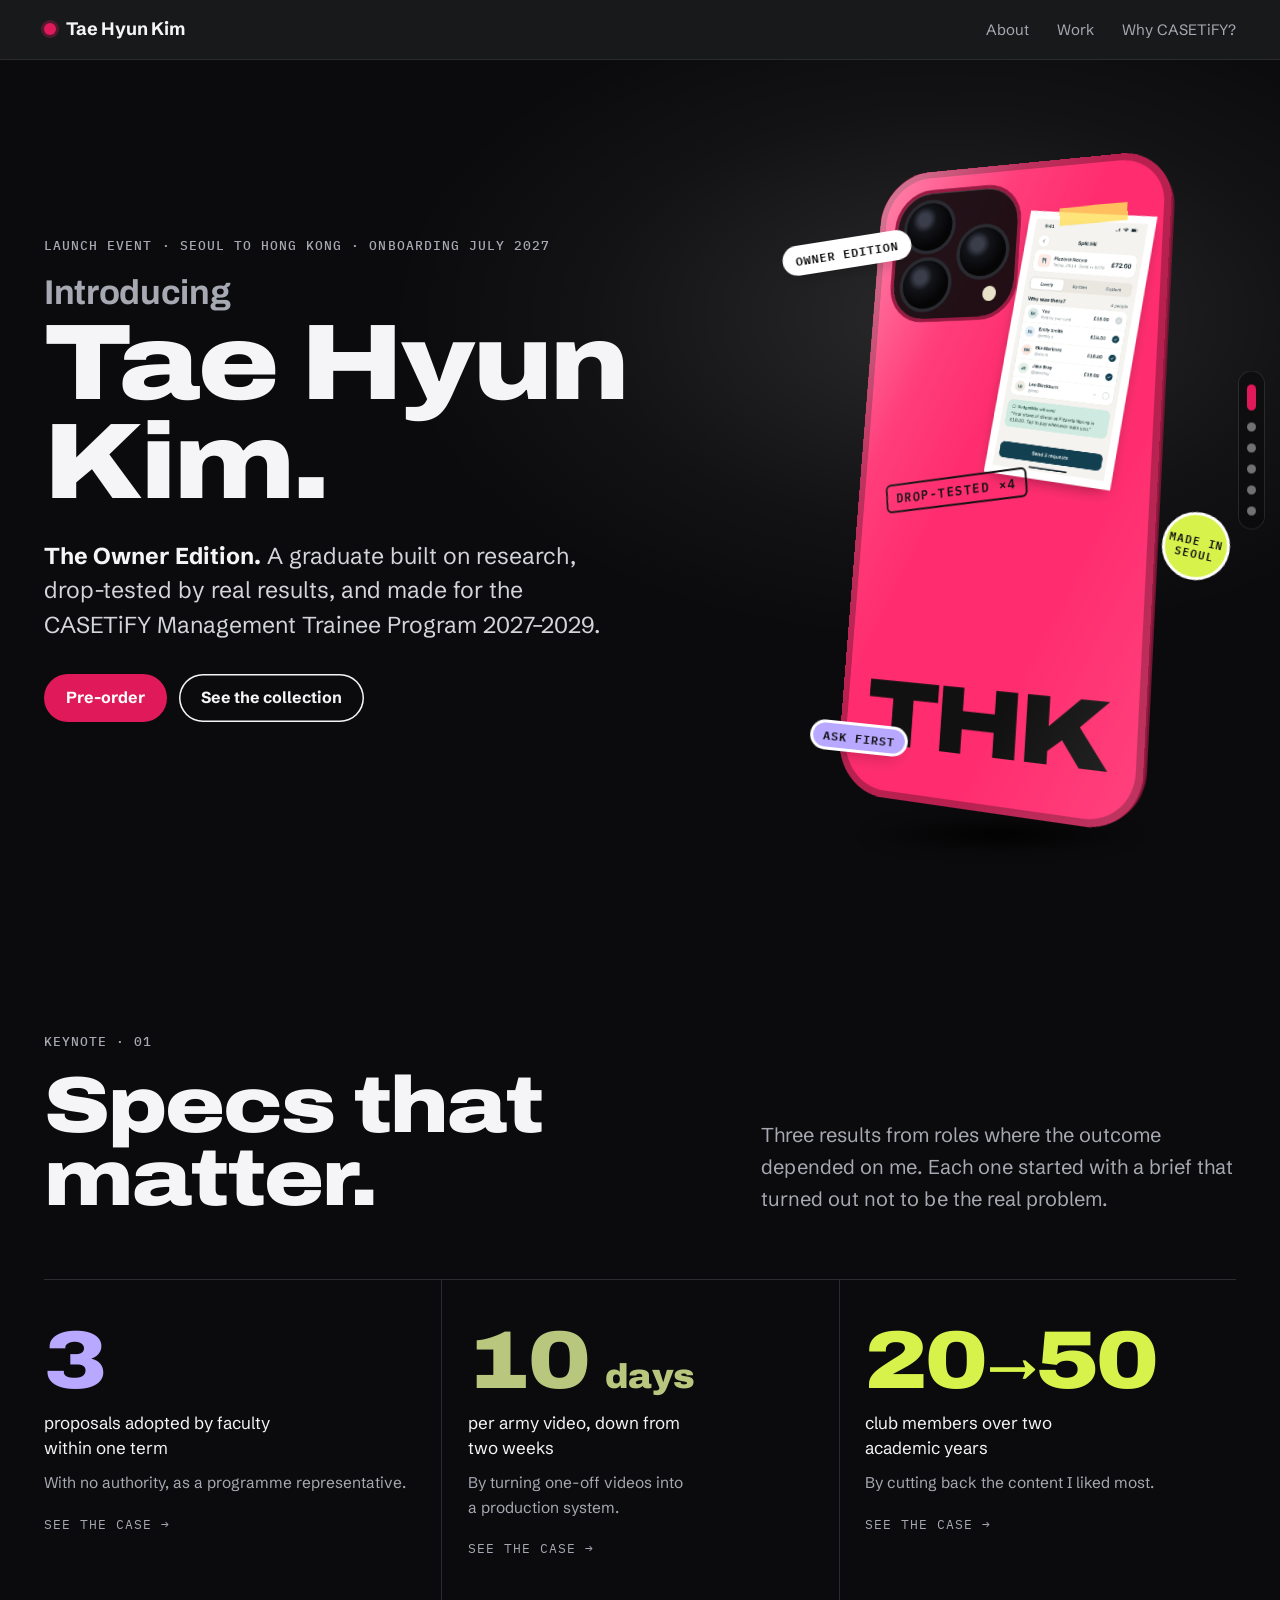
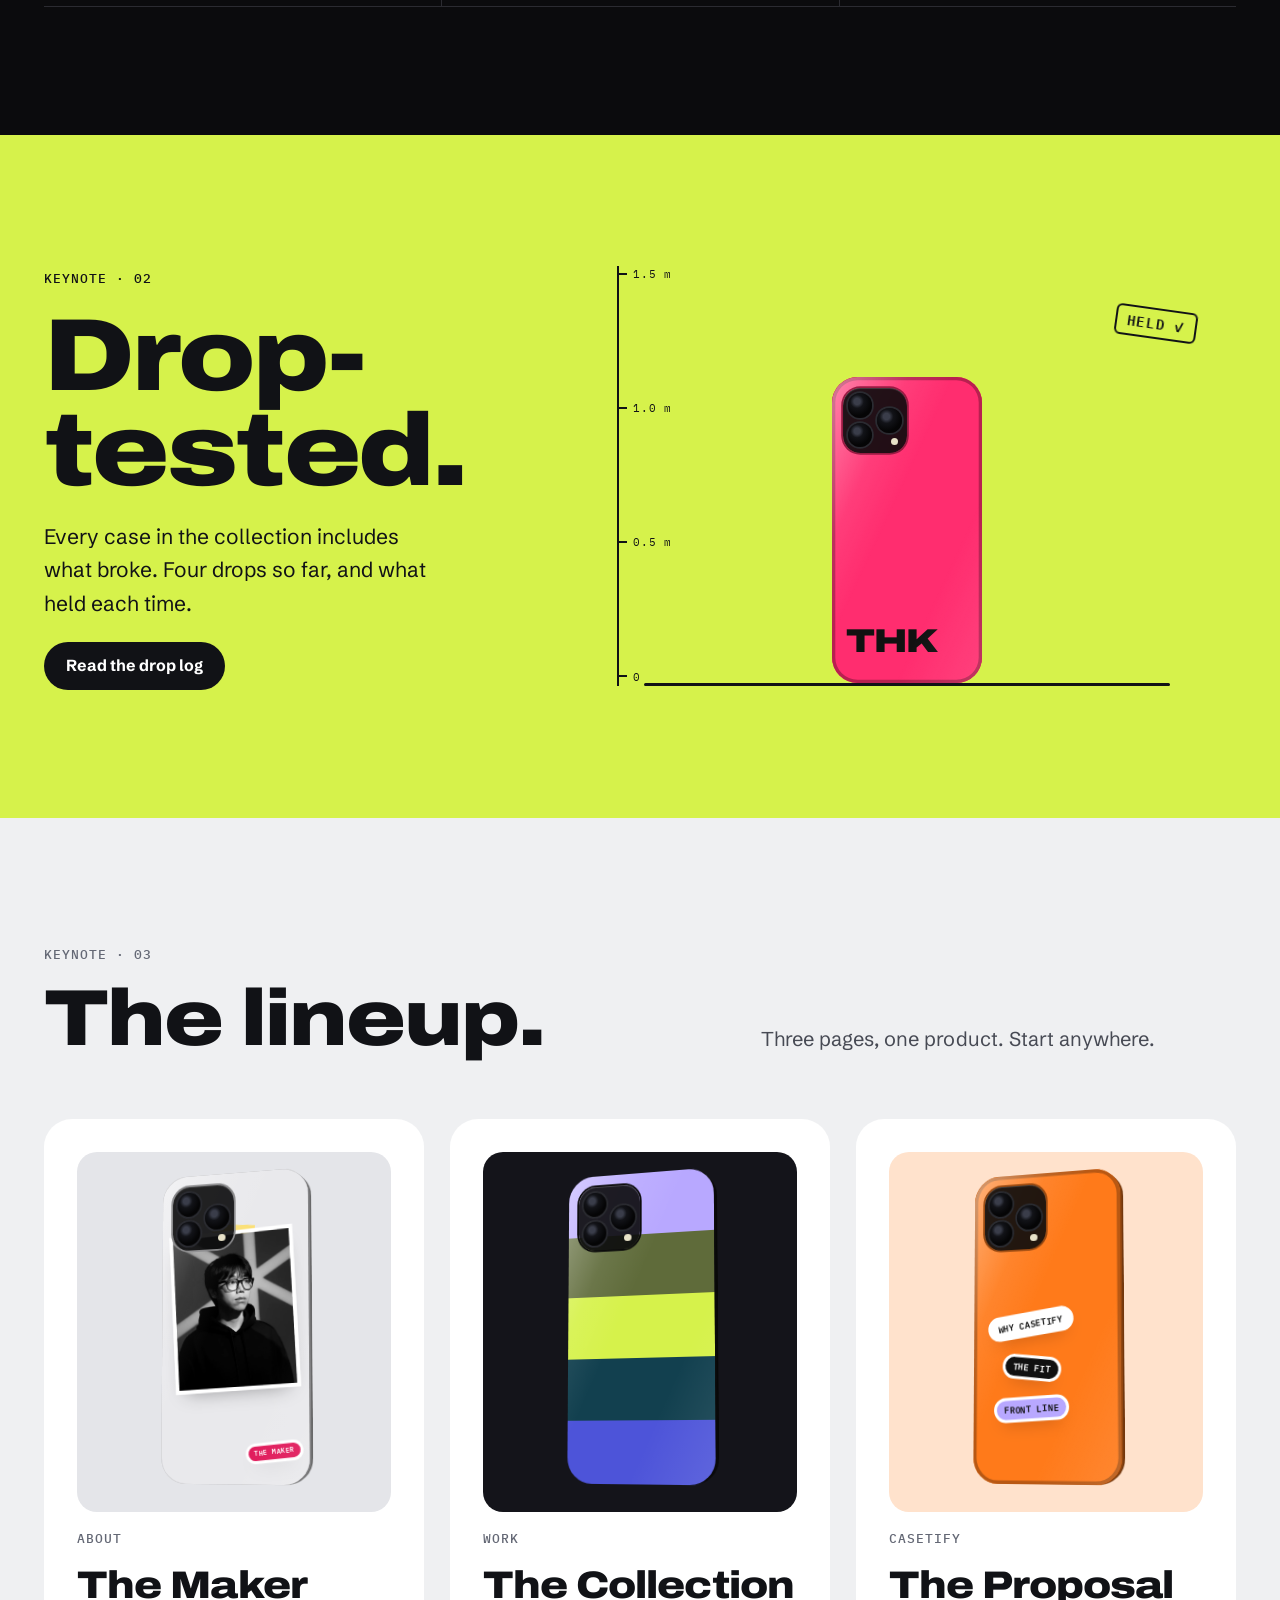
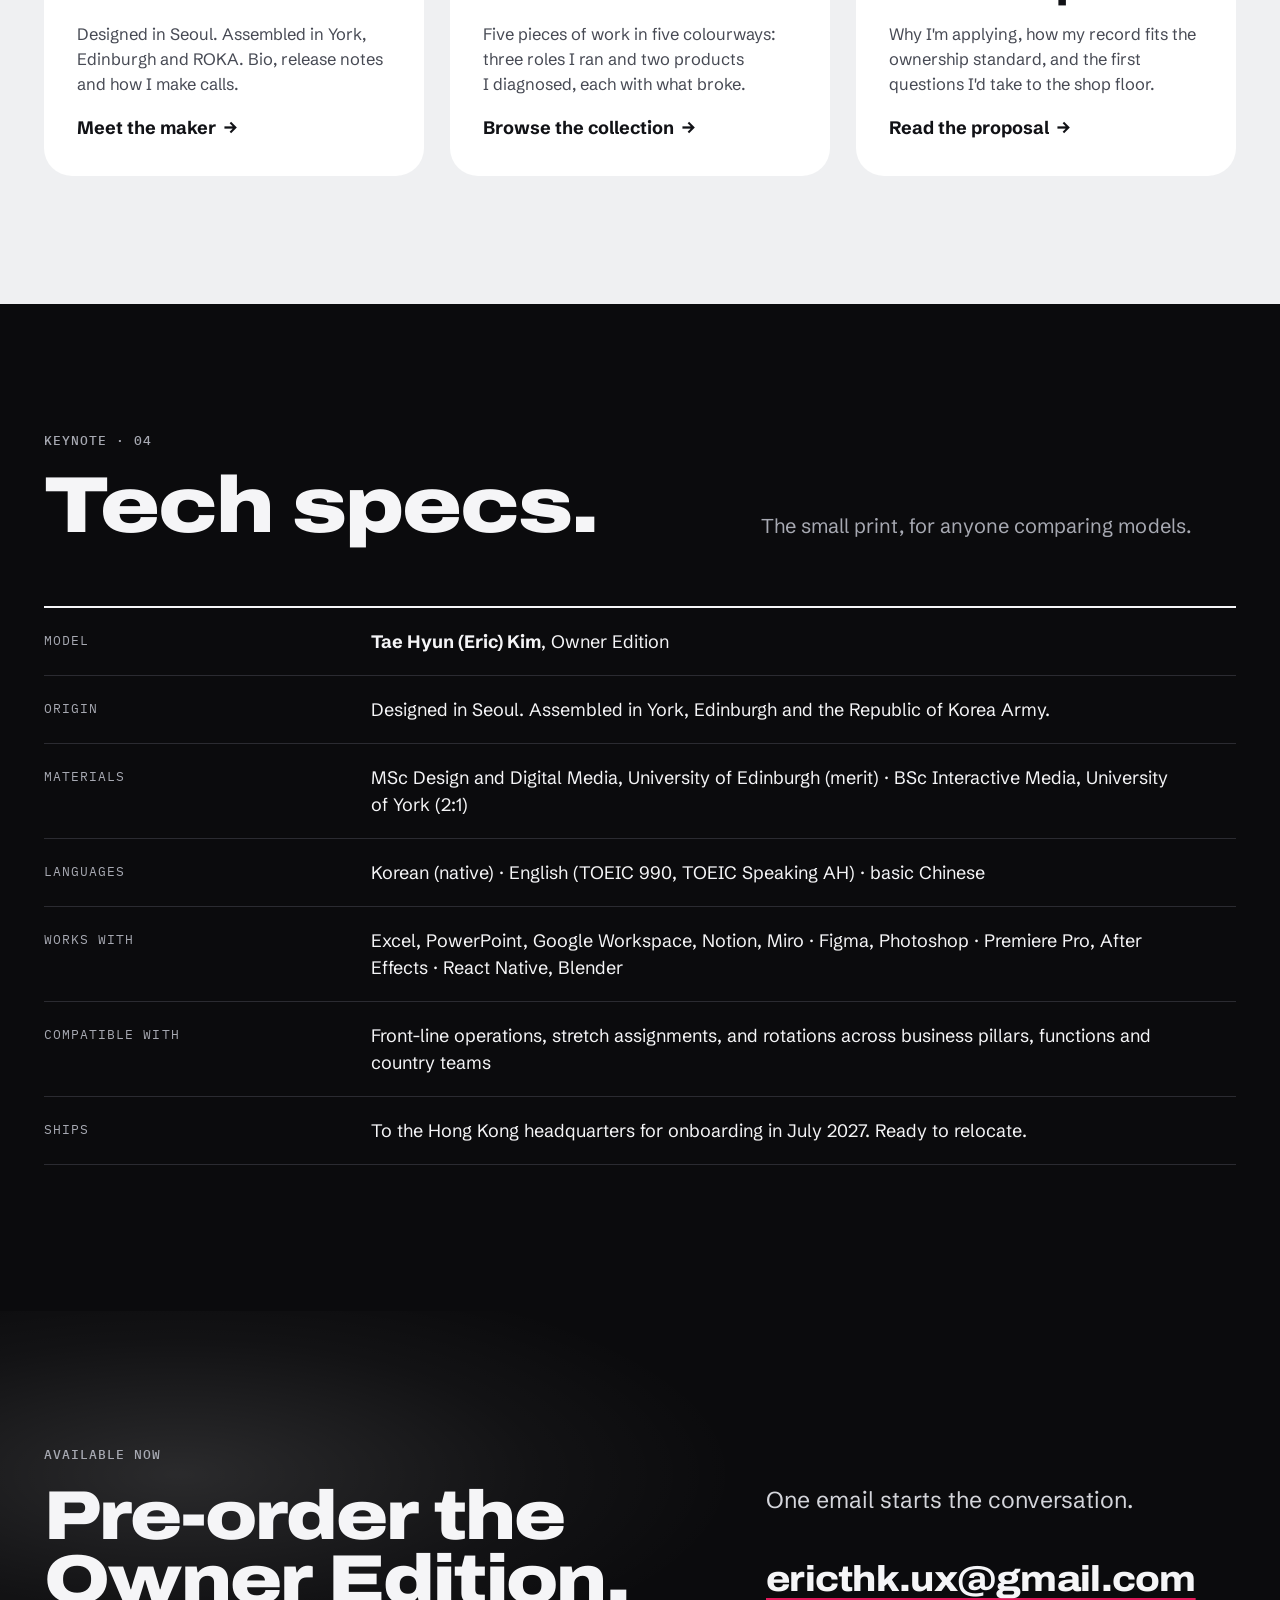
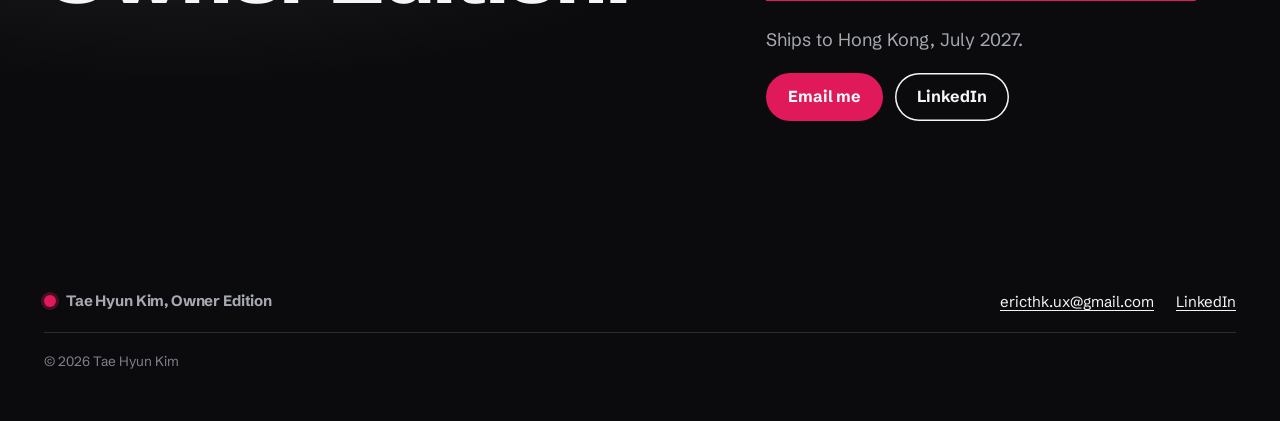
<file: index.html>
<!doctype html>
<html lang="en">
<head>
<meta charset="utf-8">
<meta name="viewport" content="width=device-width, initial-scale=1, viewport-fit=cover">
<title>Tae Hyun Kim, Owner Edition</title>
<meta name="description" content="Tae Hyun (Eric) Kim's application portfolio for the CASETiFY Management Trainee Program 2027–2029, presented as a product launch.">
<meta name="robots" content="noindex">
<meta property="og:type" content="website">
<meta property="og:title" content="Tae Hyun Kim, Owner Edition">
<meta property="og:description" content="Tae Hyun (Eric) Kim's application portfolio for the CASETiFY Management Trainee Program 2027–2029, presented as a product launch.">
<meta property="og:url" content="https://thkeric.github.io/management/">
<meta property="og:image" content="https://thkeric.github.io/management/assets/img/og.png">
<meta name="twitter:card" content="summary_large_image">
<meta name="theme-color" content="#0b0b0d">
<link rel="icon" href="favicon.svg" type="image/svg+xml">
<link rel="preconnect" href="https://fonts.googleapis.com">
<link rel="preconnect" href="https://fonts.gstatic.com" crossorigin>
<link href="https://fonts.googleapis.com/css2?family=Archivo:wdth,wght@62..125,100..900&family=IBM+Plex+Mono:wght@400;500;600&family=Schibsted+Grotesk:wght@400;500;700;800&display=swap" rel="stylesheet">
<link rel="stylesheet" href="assets/css/launch.css?v=20261010">
<script>document.documentElement.classList.add('js');setTimeout(function(){document.documentElement.classList.add('reveal-all')},3500)</script>
<script src="assets/js/launch.js?v=20261010" defer></script>
<script data-goatcounter="https://thkeric.goatcounter.com/count" async src="https://gc.zgo.at/count.js"></script>
</head>
<body>
<a class="skip" href="#content">Skip to content</a>
<header class="site-head">
  <div class="wrap">
    <a class="brand" href="./"><span class="brand-dot" aria-hidden="true"></span>Tae Hyun Kim</a>
    <nav class="site-nav" aria-label="Main">
      <a href="about/">About</a>
      <a href="work/">Work</a>
      <a href="casetify/">Why CASETiFY?</a>
    </nav>
  </div>
</header>
<main id="content">
<section id="launch" data-dot="Introducing" class="stage spot launch" data-tilt aria-labelledby="launch-title">
  <div class="wrap launch-grid">
    <div data-reveal>
      <span class="eyebrow">Launch event · Seoul to Hong Kong · Onboarding July 2027</span>
      <h1 id="launch-title" class="display"><span class="intro">Introducing</span>Tae Hyun Kim.</h1>
      <p class="lede"><b>The Owner Edition.</b> A&nbsp;graduate built on research, <span class="nowrap">drop-tested</span> by real results, and made for the CASETiFY Management Trainee Program&nbsp;<span class="nowrap">2027–2029</span>.</p>
      <div class="btn-row">
        <a class="btn" href="#order">Pre-order</a>
        <a class="btn btn--ghost" href="work/">See the collection</a>
      </div>
    </div>
    <div class="launch-stage">
      <div class="case case--float" style="--c: var(--c-owner)">
        <div class="case-shell">
          <div class="case-print hero-print">
            <figure class="print-photo" style="margin:0"><span class="tape" aria-hidden="true"></span><img src="assets/img/bb/concept-split.webp" alt="" width="780" height="1688"></figure>
            <span class="stamp" style="--r:-8deg">Drop-tested ×4</span>
            <span class="thk" aria-hidden="true">THK</span>
          </div>
          <span class="case-cam" aria-hidden="true"><i></i><i></i><i></i><b></b></span>
        </div>
        <span class="case-floor" aria-hidden="true"></span>
      </div>
      <span class="sticker orbit" style="left:4%; top:14%; --r:-9deg; --sk:#fff; --sk-ink:#111">Owner Edition</span>
      <span class="sticker sticker--round orbit" style="right:2%; top:56%; --r:12deg; --sk: var(--c-club); --sk-ink:#111">Made in Seoul</span>
      <span class="sticker orbit" style="left:10%; bottom:8%; --r:6deg; --sk: var(--c-rep); --sk-ink:#111">Ask first</span>
    </div>
  </div>
</section>

<section id="specs" data-dot="Specs that matter" class="stage band" aria-labelledby="specs-title">
  <div class="wrap">
    <div class="sec-head" data-reveal>
      <div><span class="eyebrow">Keynote · 01</span><h2 id="specs-title" class="display">Specs that matter.</h2></div>
      <p>Three results from roles where the outcome depended on me. Each one started with a&nbsp;brief that turned out not to be the real&nbsp;problem.</p>
    </div>
    <div class="stats" data-reveal>
      <a class="stat" href="work/#rep" style="--sc: var(--c-rep)">
        <b>3</b>
        <span class="what">proposals adopted by faculty within one&nbsp;term</span>
        <span class="how">With no authority, as a&nbsp;programme&nbsp;representative.</span>
        <span class="go">See the case →</span>
      </a>
      <a class="stat" href="work/#army" style="--sc: #b9c77e">
        <b>10 <small>days</small></b>
        <span class="what">per army video, down from two&nbsp;weeks</span>
        <span class="how">By turning one-off videos into a&nbsp;production&nbsp;system.</span>
        <span class="go">See the case →</span>
      </a>
      <a class="stat" href="work/#club" style="--sc: var(--c-club)">
        <b>20<span class="arrow">→</span>50</b>
        <span class="what">club members over two academic&nbsp;years</span>
        <span class="how">By cutting back the content I&nbsp;liked&nbsp;most.</span>
        <span class="go">See the case →</span>
      </a>
    </div>
  </div>
</section>

<section id="drop-test" data-dot="Drop-tested" class="droptest band" aria-labelledby="drop-title">
  <div class="wrap droptest-grid">
    <div data-reveal>
      <span class="label">Keynote · 02</span>
      <h2 id="drop-title" class="display" style="margin:18px 0 22px">Drop-tested.</h2>
      <p>Every case in the collection includes what broke. Four drops so far, and what held each&nbsp;time.</p>
      <a class="btn" href="work/#drop-tested" style="background: var(--ink)">Read the drop log</a>
    </div>
    <div class="drop-rig" data-drop aria-hidden="true">
      <div class="ruler"><span>1.5 m</span><span>1.0 m</span><span>0.5 m</span><span>0</span></div>
      <div class="case" style="--c: var(--c-owner)">
        <div class="case-shell">
          <div class="case-print"><div class="print-big" style="font-size:calc(var(--w)*0.22)">THK</div></div>
          <span class="case-cam"><i></i><i></i><i></i><b></b></span>
        </div>
      </div>
      <span class="stamp">Held ✓</span>
    </div>
  </div>
</section>

<section id="lineup" data-dot="The lineup" class="studio band" aria-labelledby="lineup-title">
  <div class="wrap">
    <div class="sec-head" data-reveal>
      <div><span class="eyebrow">Keynote · 03</span><h2 id="lineup-title" class="display">The lineup.</h2></div>
      <p>Three pages, one product. Start&nbsp;anywhere.</p>
    </div>
    <div class="lineup">
      <a class="product" href="about/" data-reveal>
        <div class="shelf" style="--shelf:#e4e5e9">
          <div class="case" style="--c:#e9e9ec">
            <div class="case-shell">
              <div class="case-print portrait-print"><span class="tape" aria-hidden="true"></span><img src="assets/img/eric.webp" alt="" width="720" height="900" loading="lazy"><span class="sticker" style="--r:-6deg">The maker</span></div>
              <span class="case-cam" aria-hidden="true"><i></i><i></i><i></i><b></b></span>
            </div>
          </div>
        </div>
        <span class="eyebrow">About</span>
        <h3>The Maker</h3>
        <p>Designed in Seoul. Assembled in York, Edinburgh and <abbr title="Republic of Korea Army">ROKA</abbr>. Bio, release notes and how I&nbsp;make&nbsp;calls.</p>
        <span class="go">Meet the maker</span>
      </a>
      <a class="product" href="work/" data-reveal>
        <div class="shelf" style="--shelf:#14141a">
          <div class="case" style="--c:#111">
            <div class="case-shell">
              <div class="case-print" style="background:linear-gradient(180deg, var(--c-rep) 0 20%, var(--c-army) 20% 40%, var(--c-club) 40% 60%, var(--c-bb) 60% 80%, var(--c-th) 80% 100%)"></div>
              <span class="case-cam" aria-hidden="true"><i></i><i></i><i></i><b></b></span>
            </div>
          </div>
        </div>
        <span class="eyebrow">Work</span>
        <h3>The Collection</h3>
        <p>Five pieces of work in five colourways: three roles I&nbsp;ran and two products I&nbsp;diagnosed, each with what&nbsp;broke.</p>
        <span class="go">Browse the collection</span>
      </a>
      <a class="product" href="casetify/" data-reveal>
        <div class="shelf" style="--shelf:#ffe2cc">
          <div class="case" style="--c: var(--c-co)">
            <div class="case-shell">
              <div class="case-print">
                <span class="sticker print-tag" style="left:12%; top:46%; --r:-8deg; --sk:#fff; --sk-ink:#111; font-size:calc(var(--w)*0.06)">Why CASETiFY</span>
                <span class="sticker print-tag" style="left:22%; top:60%; --r:6deg; --sk:#111; font-size:calc(var(--w)*0.06)">The fit</span>
                <span class="sticker print-tag" style="left:16%; top:73%; --r:-3deg; --sk: var(--c-rep); --sk-ink:#111; font-size:calc(var(--w)*0.06)">Front line</span>
              </div>
              <span class="case-cam" aria-hidden="true"><i></i><i></i><i></i><b></b></span>
            </div>
          </div>
        </div>
        <span class="eyebrow">CASETiFY</span>
        <h3>The Proposal</h3>
        <p>Why I'm applying, how my record fits the ownership standard, and the first questions I'd take to the shop&nbsp;floor.</p>
        <span class="go">Read the proposal</span>
      </a>
    </div>
  </div>
</section>

<section id="tech-specs" data-dot="Tech specs" class="stage band" aria-labelledby="tech-title">
  <div class="wrap">
    <div class="sec-head" data-reveal>
      <div><span class="eyebrow">Keynote · 04</span><h2 id="tech-title" class="display">Tech specs.</h2></div>
      <p>The small print, for anyone comparing&nbsp;models.</p>
    </div>
    <dl class="specs" data-reveal>
      <div><dt>Model</dt><dd><b>Tae Hyun (Eric) Kim</b>, Owner&nbsp;Edition</dd></div>
      <div><dt>Origin</dt><dd>Designed in Seoul. Assembled in York, Edinburgh and the&nbsp;Republic&nbsp;of&nbsp;Korea&nbsp;Army.</dd></div>
      <div><dt>Materials</dt><dd>MSc Design and Digital Media, University of Edinburgh (merit)&nbsp;· BSc Interactive Media, University of York&nbsp;(2:1)</dd></div>
      <div><dt>Languages</dt><dd>Korean (native)&nbsp;· English (TOEIC&nbsp;990,&nbsp;TOEIC&nbsp;Speaking&nbsp;AH)&nbsp;· basic&nbsp;Chinese</dd></div>
      <div><dt>Works with</dt><dd>Excel, PowerPoint, Google Workspace, Notion, Miro&nbsp;· Figma, Photoshop&nbsp;· Premiere Pro, After Effects&nbsp;· React&nbsp;Native,&nbsp;Blender</dd></div>
      <div><dt>Compatible with</dt><dd><span class="nowrap">Front-line</span> operations, stretch assignments, and rotations across business pillars, functions and country teams</dd></div>
      <div><dt>Ships</dt><dd>To the Hong&nbsp;Kong headquarters for onboarding in July&nbsp;2027.&nbsp;Ready to&nbsp;relocate.</dd></div>
    </dl>
  </div>
</section>

<section data-dot="Pre-order" id="order" class="stage spot band order" aria-labelledby="order-title" style="--sx: 20%">
  <div class="wrap order-grid">
    <div data-reveal>
      <span class="eyebrow">Available now</span>
      <h2 id="order-title" class="display" style="margin-top:18px">Pre-order the Owner&nbsp;Edition.</h2>
    </div>
    <div data-reveal>
      <p class="lede" style="color:#d4d5db">One email starts the&nbsp;conversation.</p>
      <a class="mail" href="mailto:ericthk.ux@gmail.com">ericthk.ux@gmail.com</a>
      <p class="ships">Ships to Hong&nbsp;Kong,&nbsp;July&nbsp;2027.</p>
      <div class="btn-row">
        <a class="btn" href="mailto:ericthk.ux@gmail.com">Email me</a>
        <a class="btn btn--ghost" href="https://www.linkedin.com/in/erickimux/" rel="me">LinkedIn</a>
      </div>
    </div>
  </div>
</section>
</main>
<footer class="site-foot">
  <div class="wrap">
    <div class="foot-row">
      <a class="brand" href="./"><span class="brand-dot" aria-hidden="true"></span>Tae Hyun Kim, Owner Edition</a>
      <span class="foot-links">
        <a href="mailto:ericthk.ux@gmail.com">ericthk.ux@gmail.com</a>
        <a href="https://www.linkedin.com/in/erickimux/" rel="me">LinkedIn</a>
      </span>
    </div>
    <p class="foot-note">© 2026 Tae Hyun Kim</p>
  </div>
</footer>
</body>
</html>
</file>
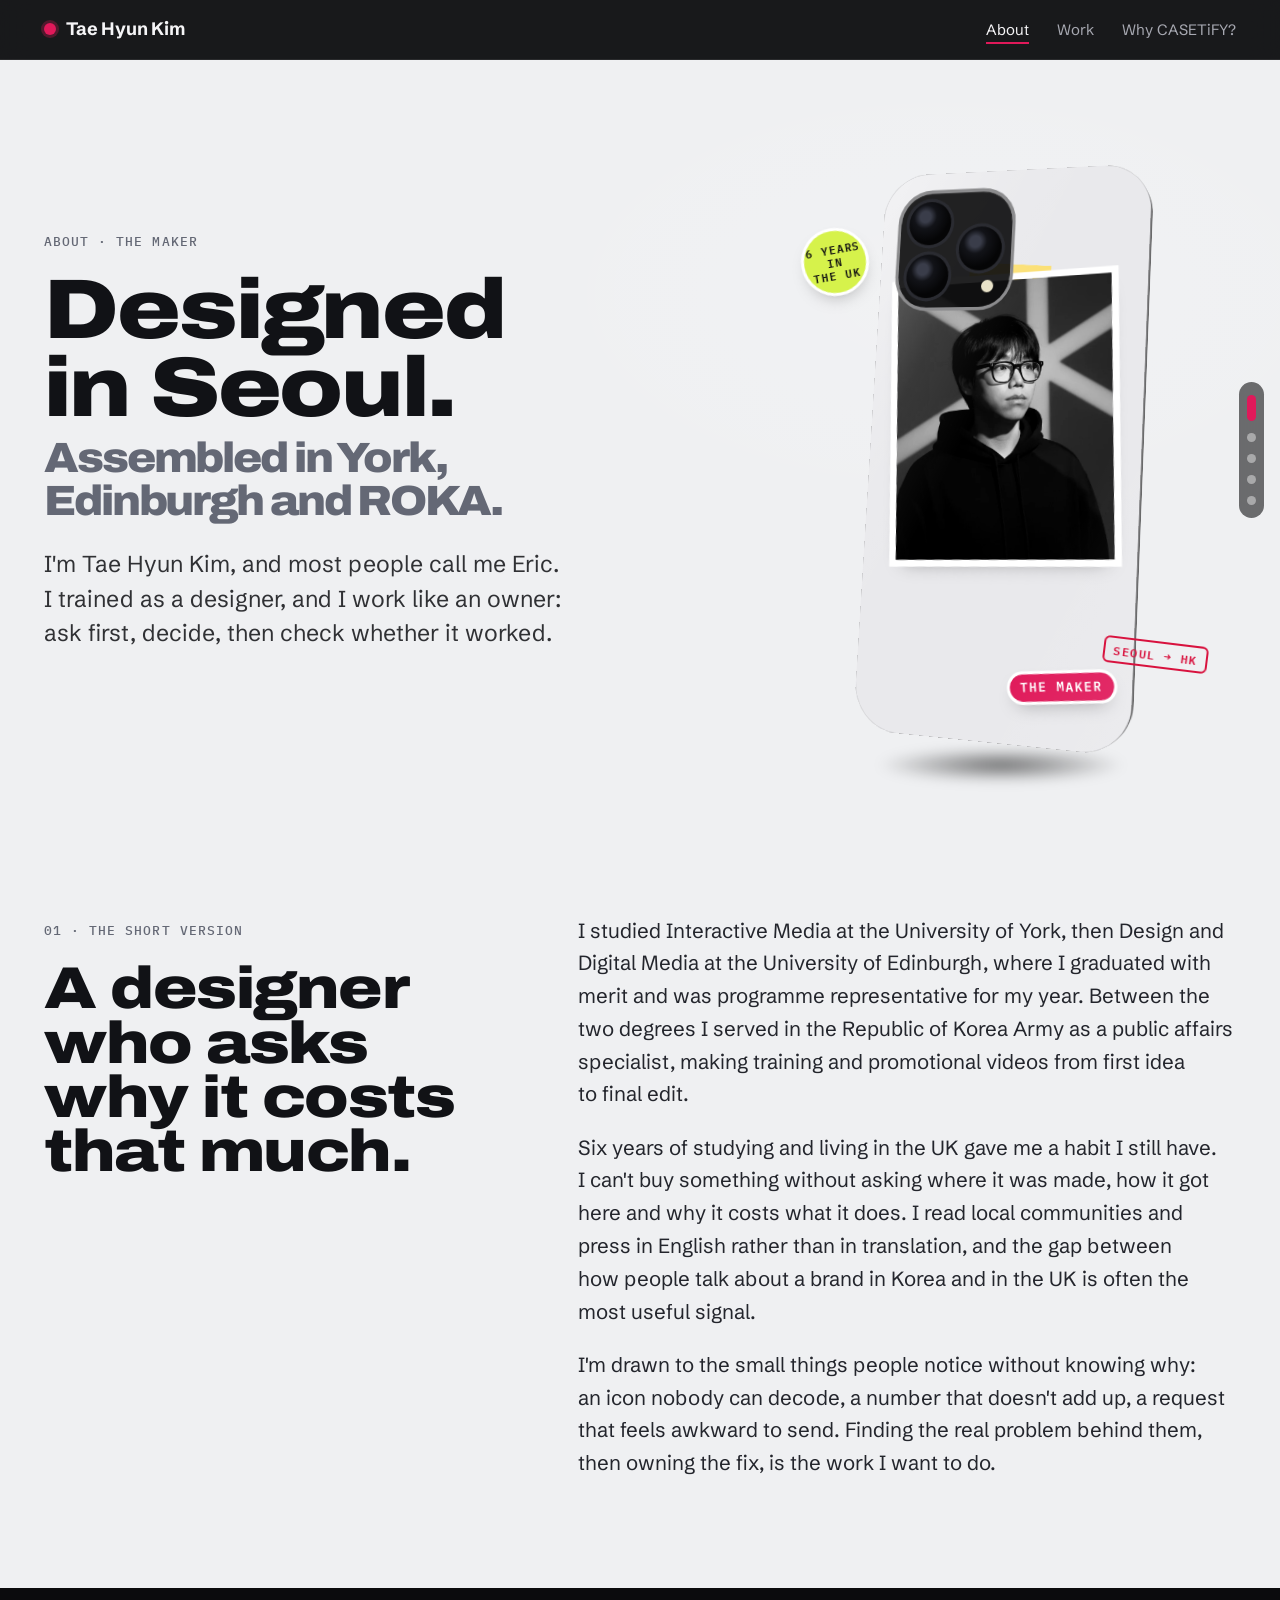
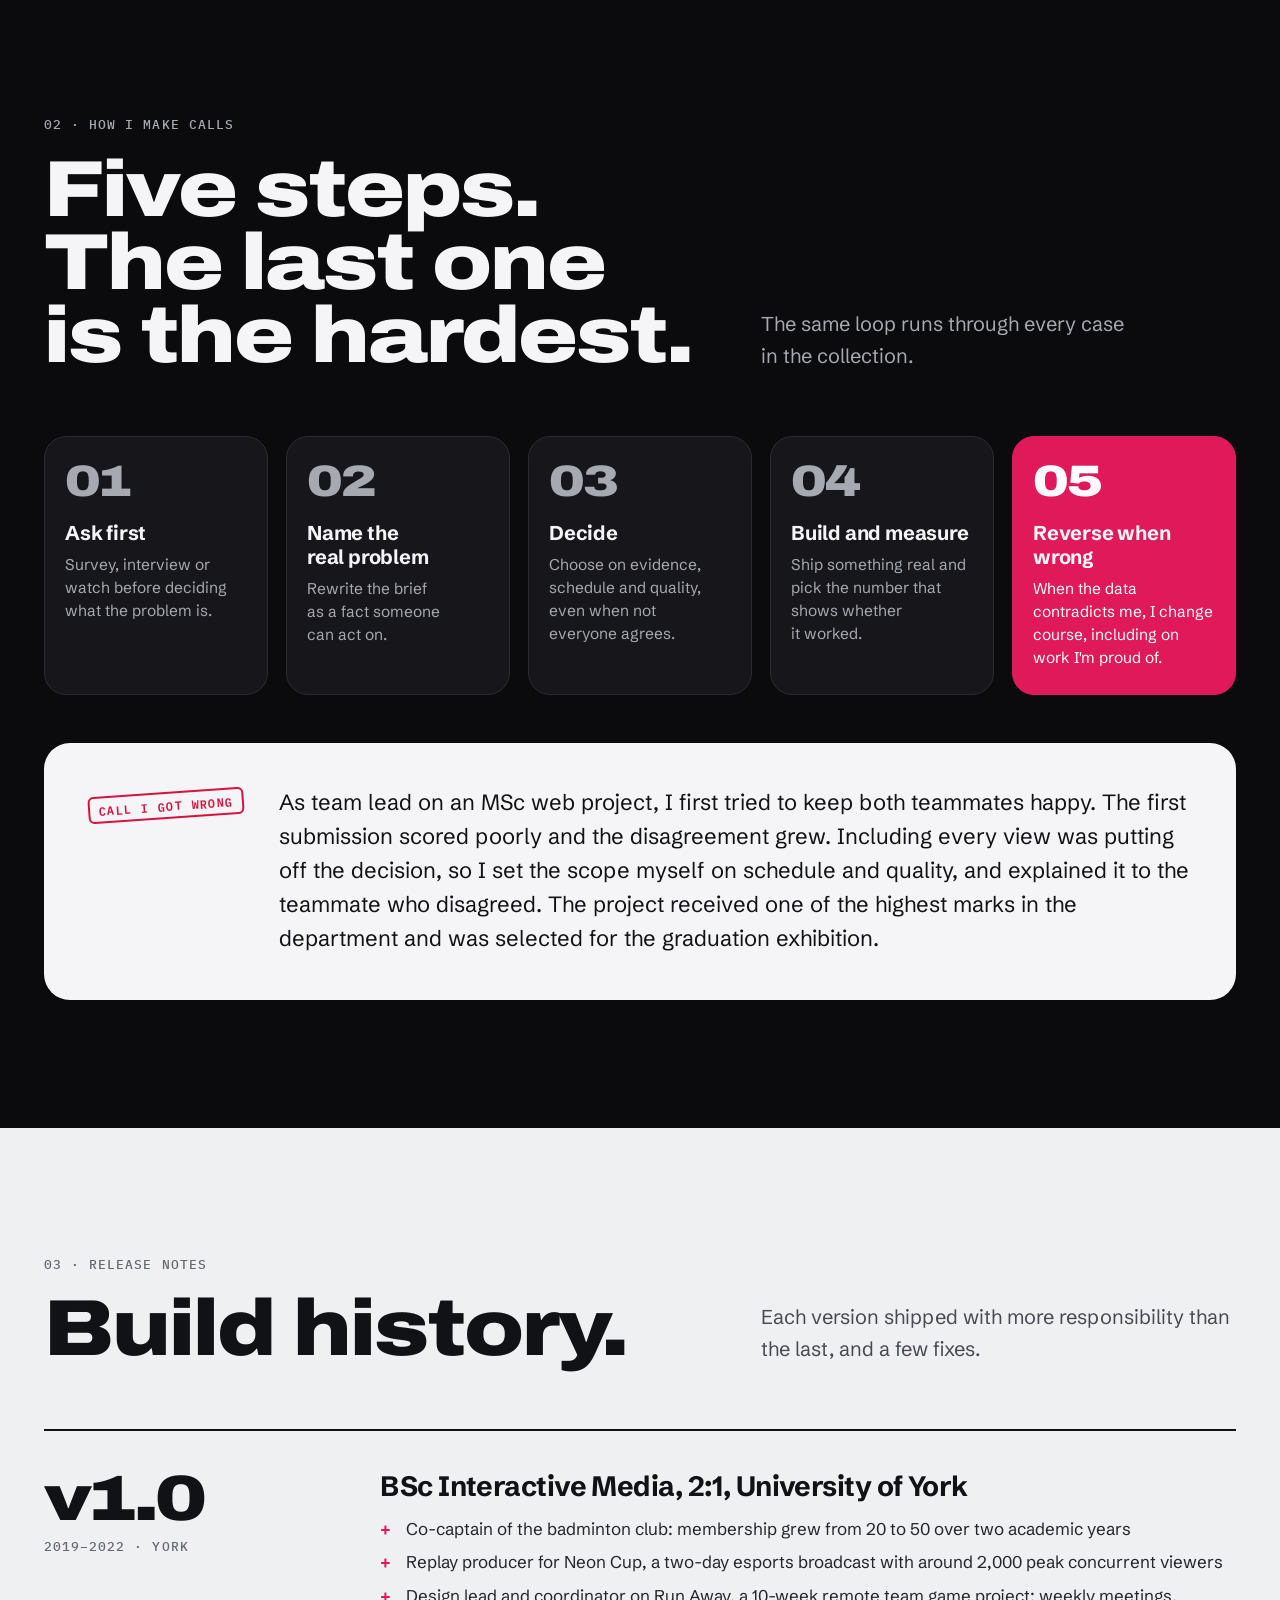
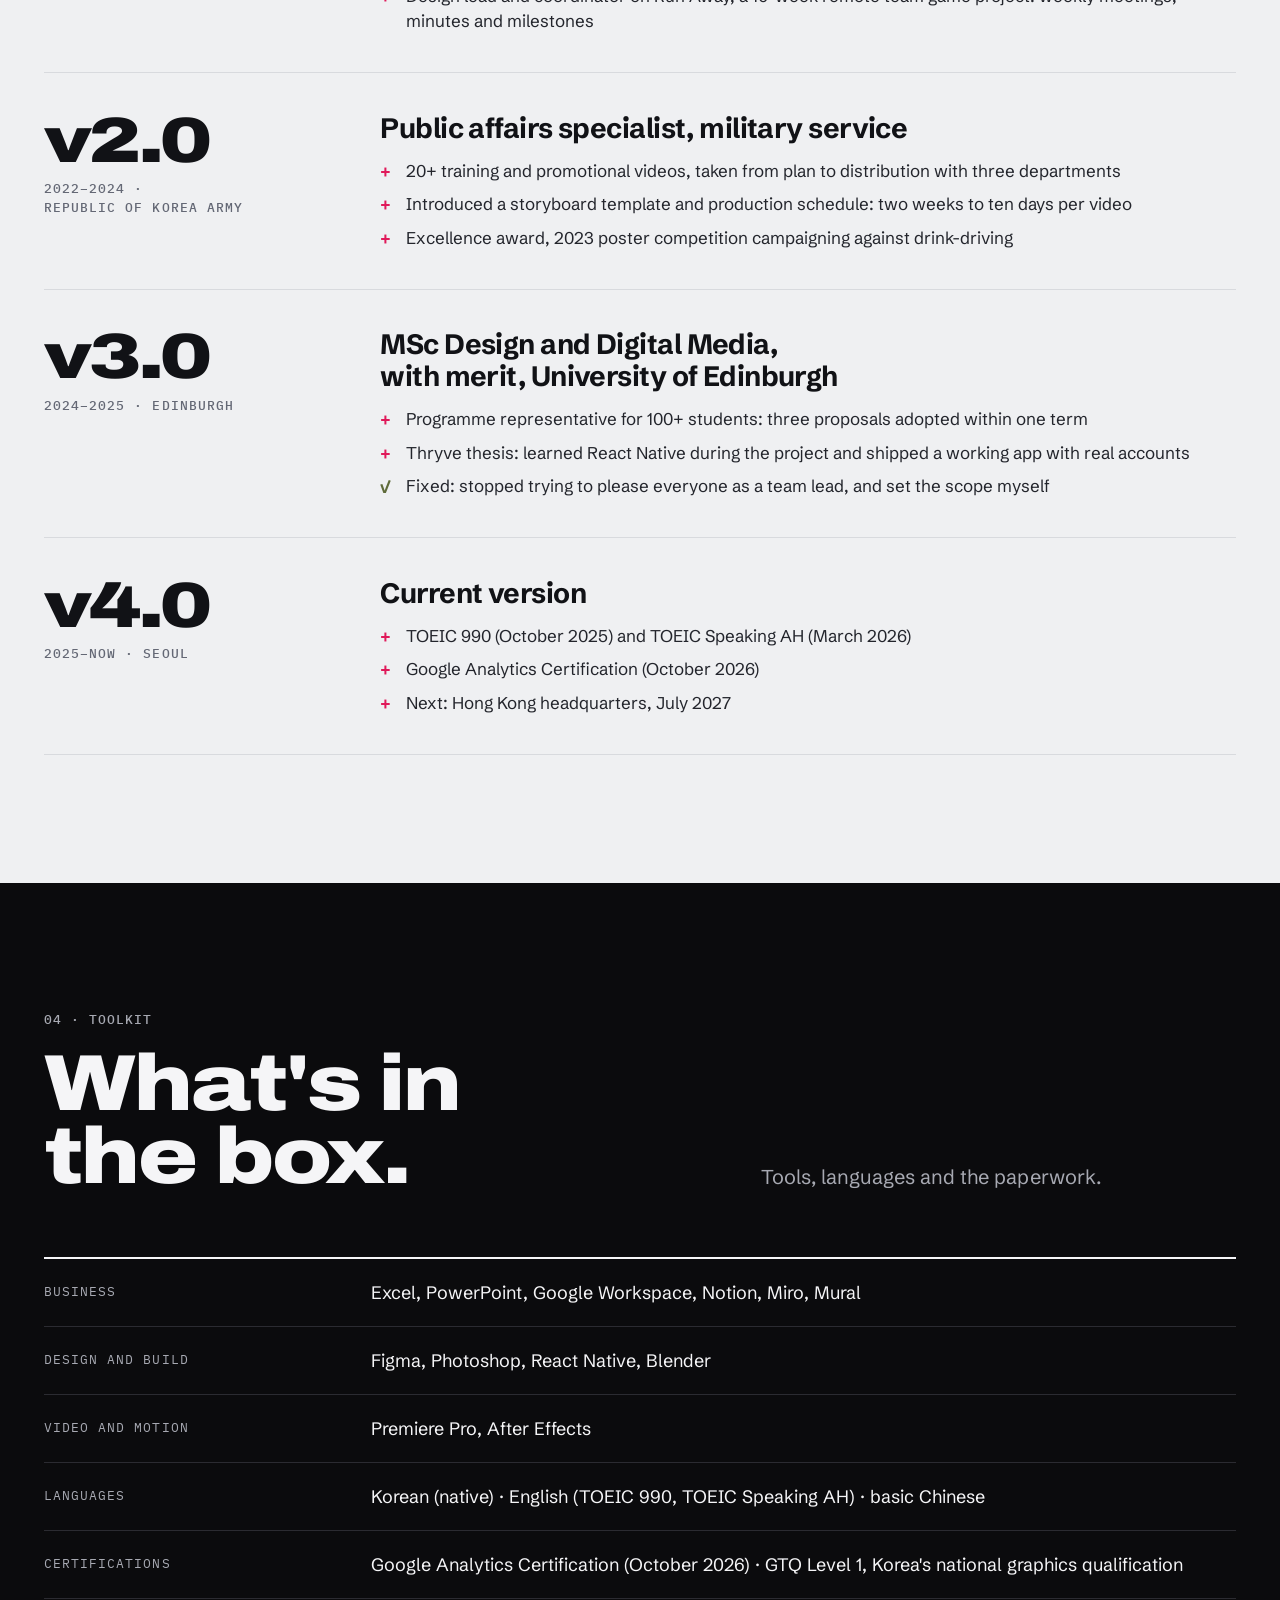
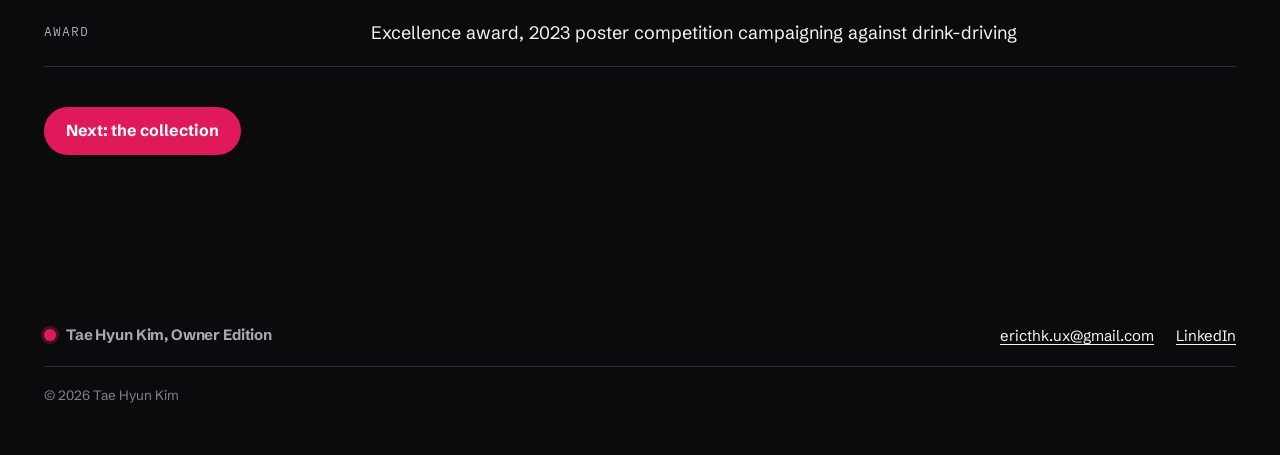
<file: about/index.html>
<!doctype html>
<html lang="en">
<head>
<meta charset="utf-8">
<meta name="viewport" content="width=device-width, initial-scale=1, viewport-fit=cover">
<title>About Tae Hyun Kim</title>
<meta name="description" content="The maker: bio, release notes and how Tae Hyun (Eric) Kim makes calls.">
<meta name="robots" content="noindex">
<meta property="og:type" content="website">
<meta property="og:title" content="About Tae Hyun Kim">
<meta property="og:description" content="The maker: bio, release notes and how Tae Hyun (Eric) Kim makes calls.">
<meta property="og:url" content="https://thkeric.github.io/management/about/">
<meta property="og:image" content="https://thkeric.github.io/management/assets/img/og.png">
<meta name="twitter:card" content="summary_large_image">
<meta name="theme-color" content="#0b0b0d">
<link rel="icon" href="../favicon.svg" type="image/svg+xml">
<link rel="preconnect" href="https://fonts.googleapis.com">
<link rel="preconnect" href="https://fonts.gstatic.com" crossorigin>
<link href="https://fonts.googleapis.com/css2?family=Archivo:wdth,wght@62..125,100..900&family=IBM+Plex+Mono:wght@400;500;600&family=Schibsted+Grotesk:wght@400;500;700;800&display=swap" rel="stylesheet">
<link rel="stylesheet" href="../assets/css/launch.css?v=20261010">
<script>document.documentElement.classList.add('js');setTimeout(function(){document.documentElement.classList.add('reveal-all')},3500)</script>
<script src="../assets/js/launch.js?v=20261010" defer></script>
<script data-goatcounter="https://thkeric.goatcounter.com/count" async src="https://gc.zgo.at/count.js"></script>
</head>
<body>
<a class="skip" href="#content">Skip to content</a>
<header class="site-head">
  <div class="wrap">
    <a class="brand" href="../"><span class="brand-dot" aria-hidden="true"></span>Tae Hyun Kim</a>
    <nav class="site-nav" aria-label="Main">
      <a href="../about/" aria-current="page">About</a>
      <a href="../work/">Work</a>
      <a href="../casetify/">Why CASETiFY?</a>
    </nav>
  </div>
</header>
<main id="content">
<section id="maker" data-dot="The maker" class="studio spot page-hero" data-tilt aria-labelledby="about-title">
  <div class="wrap page-hero-grid">
    <div data-reveal>
      <span class="eyebrow">About · The Maker</span>
      <h1 id="about-title" class="display">Designed in Seoul.<span class="sub">Assembled in York, Edinburgh and <abbr title="Republic of Korea Army">ROKA</abbr>.</span></h1>
      <p class="lede">I'm Tae&nbsp;Hyun&nbsp;Kim, and most people call me Eric. I&nbsp;trained as a&nbsp;designer, and I&nbsp;work like an&nbsp;owner: ask&nbsp;first, decide, then check whether it&nbsp;worked.</p>
    </div>
    <div class="hero-case">
      <div class="case case--float" style="--c:#e9e9ec; --ry:-16deg; --rz:3deg">
        <div class="case-shell">
          <div class="case-print portrait-print"><span class="tape" aria-hidden="true"></span><img src="../assets/img/eric.webp" alt="Portrait of Tae Hyun Kim in glasses and a black hoodie" width="720" height="900"><span class="sticker" style="--r:-6deg">The maker</span></div>
          <span class="case-cam" aria-hidden="true"><i></i><i></i><i></i><b></b></span>
        </div>
        <span class="case-floor" aria-hidden="true"></span>
      </div>
      <span class="sticker sticker--round orbit" style="position:absolute; left:8%; top:12%; --r:-10deg; --sk: var(--c-club); --sk-ink:#111">6&nbsp;years in the&nbsp;UK</span>
      <span class="stamp" style="position:absolute; right:6%; bottom:12%; --r:7deg">Seoul → HK</span>
    </div>
  </div>
</section>

<section id="short-version" data-dot="The short version" class="studio band band--tight" aria-labelledby="bio-title">
  <div class="wrap bio-grid">
    <div data-reveal>
      <span class="eyebrow">01 · The short version</span>
      <h2 id="bio-title" class="display" style="margin-top:18px">A&nbsp;designer who asks why it costs that much.</h2>
    </div>
    <div class="bio-text" data-reveal>
      <p>I&nbsp;studied Interactive Media at the University of York, then Design and Digital Media at the University of Edinburgh, where I&nbsp;graduated with merit and was programme representative for my year. Between the two degrees I&nbsp;served in the Republic of Korea Army as a&nbsp;public affairs specialist, making training and promotional videos from first idea to final&nbsp;edit.</p>
      <p>Six years of studying and living in the UK gave me a&nbsp;habit I&nbsp;still have. I&nbsp;can't buy something without asking where it was made, how it got here and why it costs what it does. I&nbsp;read local communities and press in English rather than in translation, and the gap between how people talk about a&nbsp;brand in Korea and in the UK is often the most useful&nbsp;signal.</p>
      <p>I'm drawn to the small things people notice without knowing why: an&nbsp;icon nobody can decode, a&nbsp;number that doesn't add up, a&nbsp;request that feels awkward to send. Finding the real problem behind them, then owning the fix, is the work I&nbsp;want to&nbsp;do.</p>
    </div>
  </div>
</section>

<section id="calls" data-dot="How I make calls" class="stage band" aria-labelledby="calls-title">
  <div class="wrap">
    <div class="sec-head" data-reveal>
      <div><span class="eyebrow">02 · How I&nbsp;make calls</span><h2 id="calls-title" class="display">Five steps. The last one is the&nbsp;hardest.</h2></div>
      <p>The same loop runs through every case in the&nbsp;collection.</p>
    </div>
    <ol class="loop" data-reveal>
      <li><b>Ask first</b><span>Survey, interview or watch before deciding what the problem&nbsp;is.</span></li>
      <li><b>Name the real&nbsp;problem</b><span>Rewrite the brief as a&nbsp;fact someone can act&nbsp;on.</span></li>
      <li><b>Decide</b><span>Choose on evidence, schedule and quality, even when not everyone&nbsp;agrees.</span></li>
      <li><b>Build and measure</b><span>Ship something real and pick the number that shows whether it&nbsp;worked.</span></li>
      <li><b>Reverse when wrong</b><span>When the data contradicts me, I&nbsp;change course, including on work I'm proud&nbsp;of.</span></li>
    </ol>
    <div class="quote-card" data-reveal>
      <span class="stamp">Call I&nbsp;got wrong</span>
      <p>As team lead on an&nbsp;MSc web project, I&nbsp;first tried to keep both teammates happy. The first submission scored poorly and the disagreement grew. Including every view was putting off the decision, so I&nbsp;set the scope myself on schedule and quality, and explained it to the teammate who disagreed. The project received one of the highest marks in the department and was selected for the graduation&nbsp;exhibition.</p>
    </div>
  </div>
</section>

<section data-dot="Build history" id="releases" class="studio band" aria-labelledby="releases-title">
  <div class="wrap">
    <div class="sec-head" data-reveal>
      <div><span class="eyebrow">03 · Release notes</span><h2 id="releases-title" class="display">Build history.</h2></div>
      <p>Each version shipped with more responsibility than the last, and a&nbsp;few&nbsp;fixes.</p>
    </div>
    <div class="releases">
      <article class="release" data-reveal>
        <div><span class="ver">v1.0</span><span class="when mono"><span class="nowrap">2019–2022</span> · York</span></div>
        <div>
          <h3>BSc Interactive Media, 2:1,&nbsp;University of York</h3>
          <ul>
            <li><span class="nowrap">Co-captain</span> of the badminton club: membership grew from 20&nbsp;to 50&nbsp;over two academic&nbsp;years</li>
            <li>Replay producer for Neon&nbsp;Cup, a&nbsp;<span class="nowrap">two-day</span> esports broadcast with around 2,000&nbsp;peak concurrent&nbsp;viewers</li>
            <li>Design lead and coordinator on Run&nbsp;Away, a&nbsp;<span class="nowrap">10-week</span> remote team game project: weekly meetings, minutes and&nbsp;milestones</li>
          </ul>
        </div>
      </article>
      <article class="release" data-reveal>
        <div><span class="ver">v2.0</span><span class="when mono"><span class="nowrap">2022–2024</span> · Republic&nbsp;of&nbsp;Korea&nbsp;Army</span></div>
        <div>
          <h3>Public affairs specialist, military service</h3>
          <ul>
            <li>20+&nbsp;training and promotional videos, taken from plan to distribution with three&nbsp;departments</li>
            <li>Introduced a&nbsp;storyboard template and production schedule: two weeks to ten days per&nbsp;video</li>
            <li>Excellence award, 2023&nbsp;poster competition campaigning against&nbsp;<span class="nowrap">drink-driving</span></li>
          </ul>
        </div>
      </article>
      <article class="release" data-reveal>
        <div><span class="ver">v3.0</span><span class="when mono"><span class="nowrap">2024–2025</span> · Edinburgh</span></div>
        <div>
          <h3>MSc Design and Digital Media, with merit, University of Edinburgh</h3>
          <ul>
            <li>Programme representative for 100+&nbsp;students: three proposals adopted within one&nbsp;term</li>
            <li>Thryve thesis: learned React&nbsp;Native during the project and shipped a&nbsp;working app with real&nbsp;accounts</li>
            <li class="fix">Fixed: stopped trying to please everyone as a&nbsp;team lead, and set the scope&nbsp;myself</li>
          </ul>
        </div>
      </article>
      <article class="release" data-reveal>
        <div><span class="ver">v4.0</span><span class="when mono"><span class="nowrap">2025–now</span> · Seoul</span></div>
        <div>
          <h3>Current version</h3>
          <ul>
            <li>TOEIC&nbsp;990 (October&nbsp;2025) and TOEIC&nbsp;Speaking&nbsp;AH&nbsp;(March&nbsp;2026)</li>
            <li>Google Analytics Certification&nbsp;(October&nbsp;2026)</li>
            <li>Next: Hong&nbsp;Kong headquarters,&nbsp;July&nbsp;2027</li>
          </ul>
        </div>
      </article>
    </div>
  </div>
</section>

<section id="toolkit" data-dot="Toolkit" class="stage band" aria-labelledby="kit-title">
  <div class="wrap">
    <div class="sec-head" data-reveal>
      <div><span class="eyebrow">04 · Toolkit</span><h2 id="kit-title" class="display">What's in the box.</h2></div>
      <p>Tools, languages and the&nbsp;paperwork.</p>
    </div>
    <dl class="specs" data-reveal>
      <div><dt>Business</dt><dd>Excel, PowerPoint, Google Workspace, Notion, Miro,&nbsp;Mural</dd></div>
      <div><dt>Design and build</dt><dd>Figma, Photoshop, React&nbsp;Native,&nbsp;Blender</dd></div>
      <div><dt>Video and motion</dt><dd>Premiere Pro, After&nbsp;Effects</dd></div>
      <div><dt>Languages</dt><dd>Korean (native)&nbsp;· English (TOEIC&nbsp;990,&nbsp;TOEIC&nbsp;Speaking&nbsp;AH)&nbsp;· basic&nbsp;Chinese</dd></div>
      <div><dt>Certifications</dt><dd>Google Analytics Certification (October&nbsp;2026)&nbsp;· GTQ Level&nbsp;1, Korea's national graphics&nbsp;qualification</dd></div>
      <div><dt>Award</dt><dd>Excellence award, 2023&nbsp;poster competition campaigning against&nbsp;<span class="nowrap">drink-driving</span></dd></div>
    </dl>
    <div class="btn-row" style="margin-top:40px">
      <a class="btn" href="../work/">Next: the collection</a>
    </div>
  </div>
</section>
</main>
<footer class="site-foot">
  <div class="wrap">
    <div class="foot-row">
      <a class="brand" href="../"><span class="brand-dot" aria-hidden="true"></span>Tae Hyun Kim, Owner Edition</a>
      <span class="foot-links">
        <a href="mailto:ericthk.ux@gmail.com">ericthk.ux@gmail.com</a>
        <a href="https://www.linkedin.com/in/erickimux/" rel="me">LinkedIn</a>
      </span>
    </div>
    <p class="foot-note">© 2026 Tae Hyun Kim</p>
  </div>
</footer>
</body>
</html>
</file>
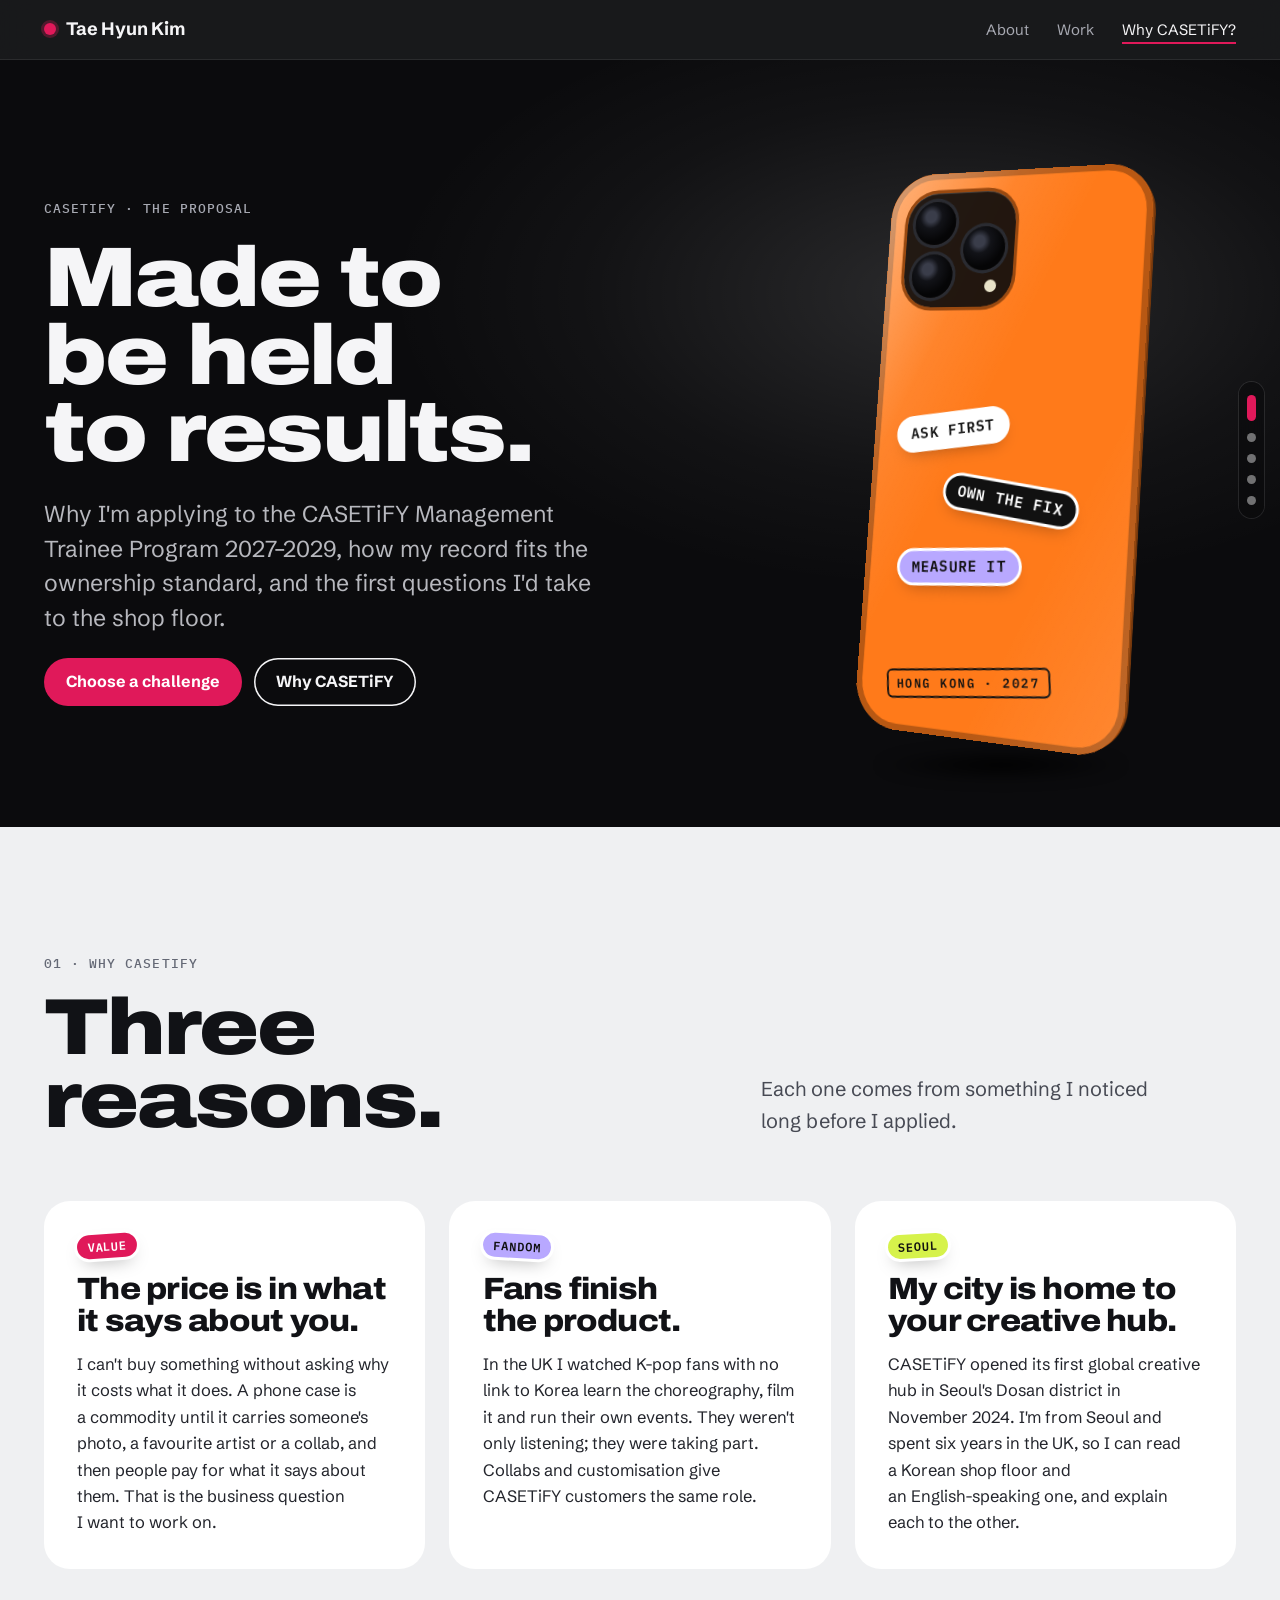
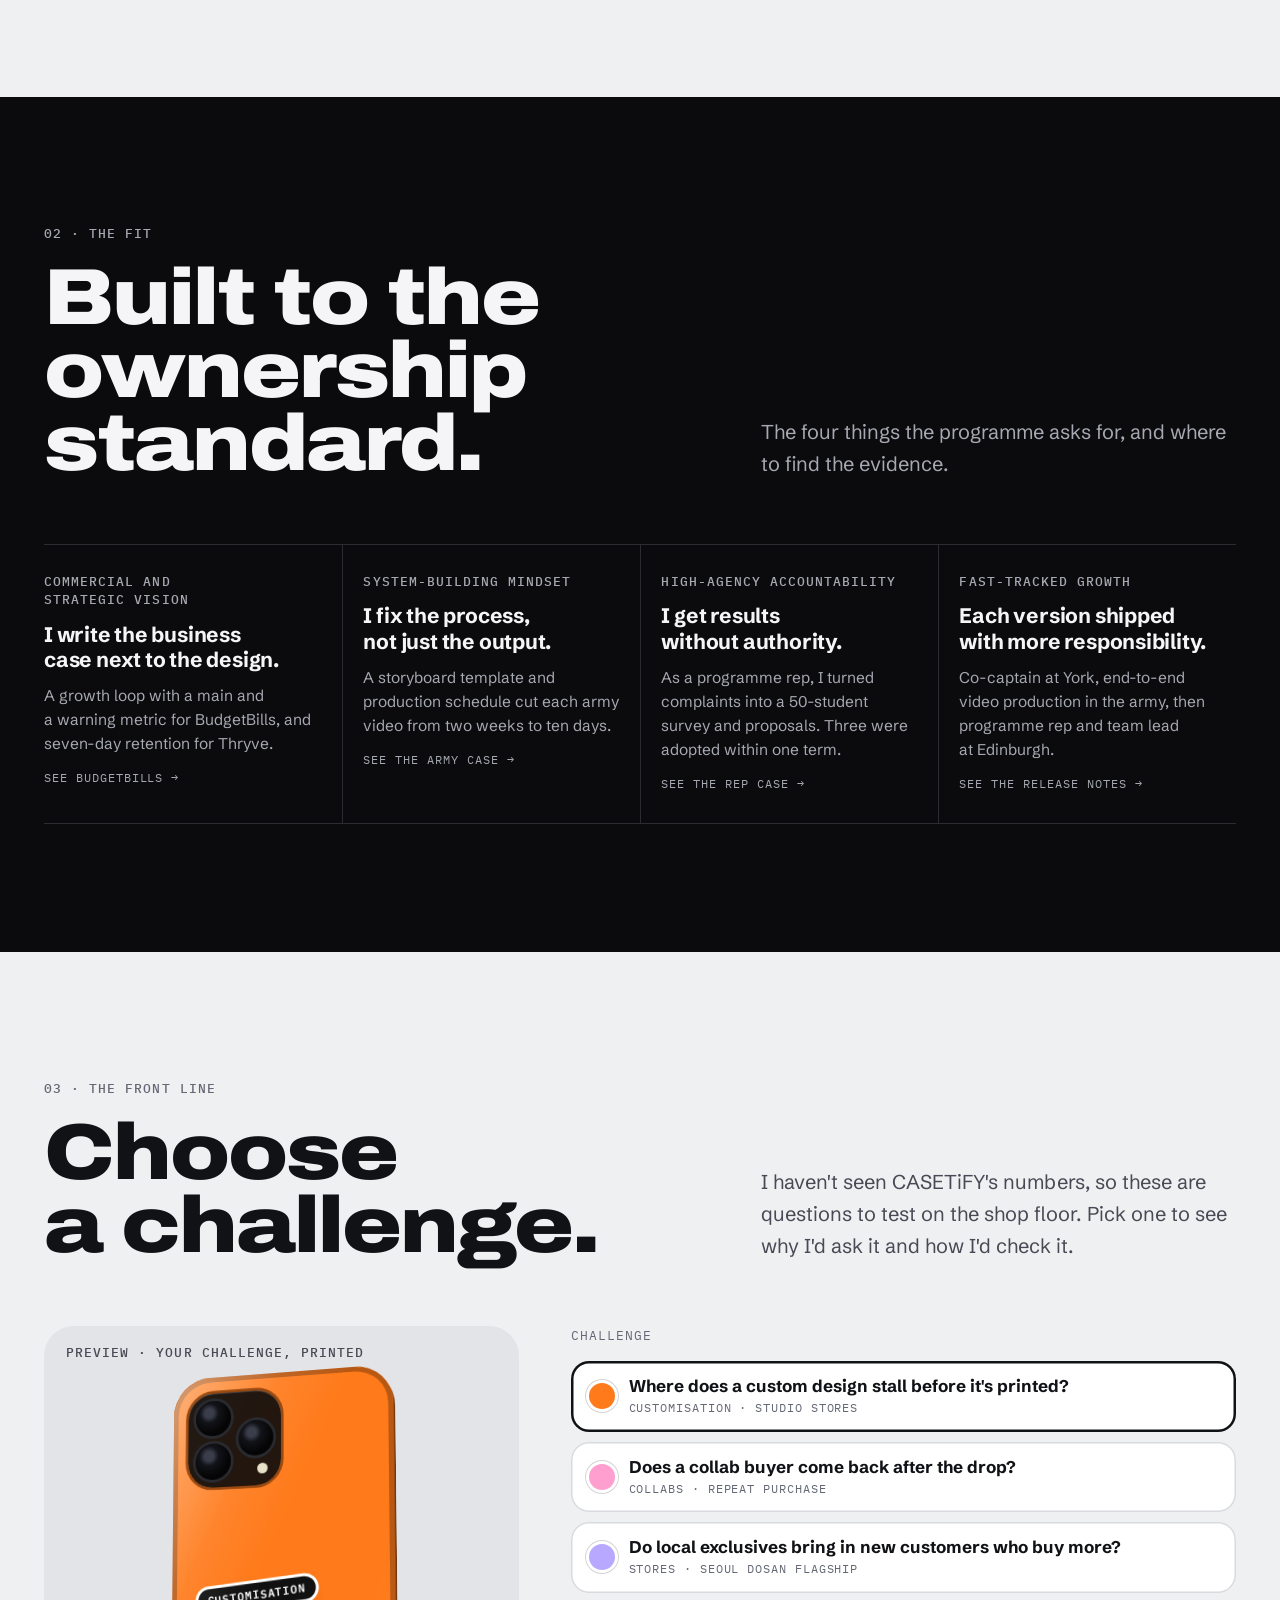
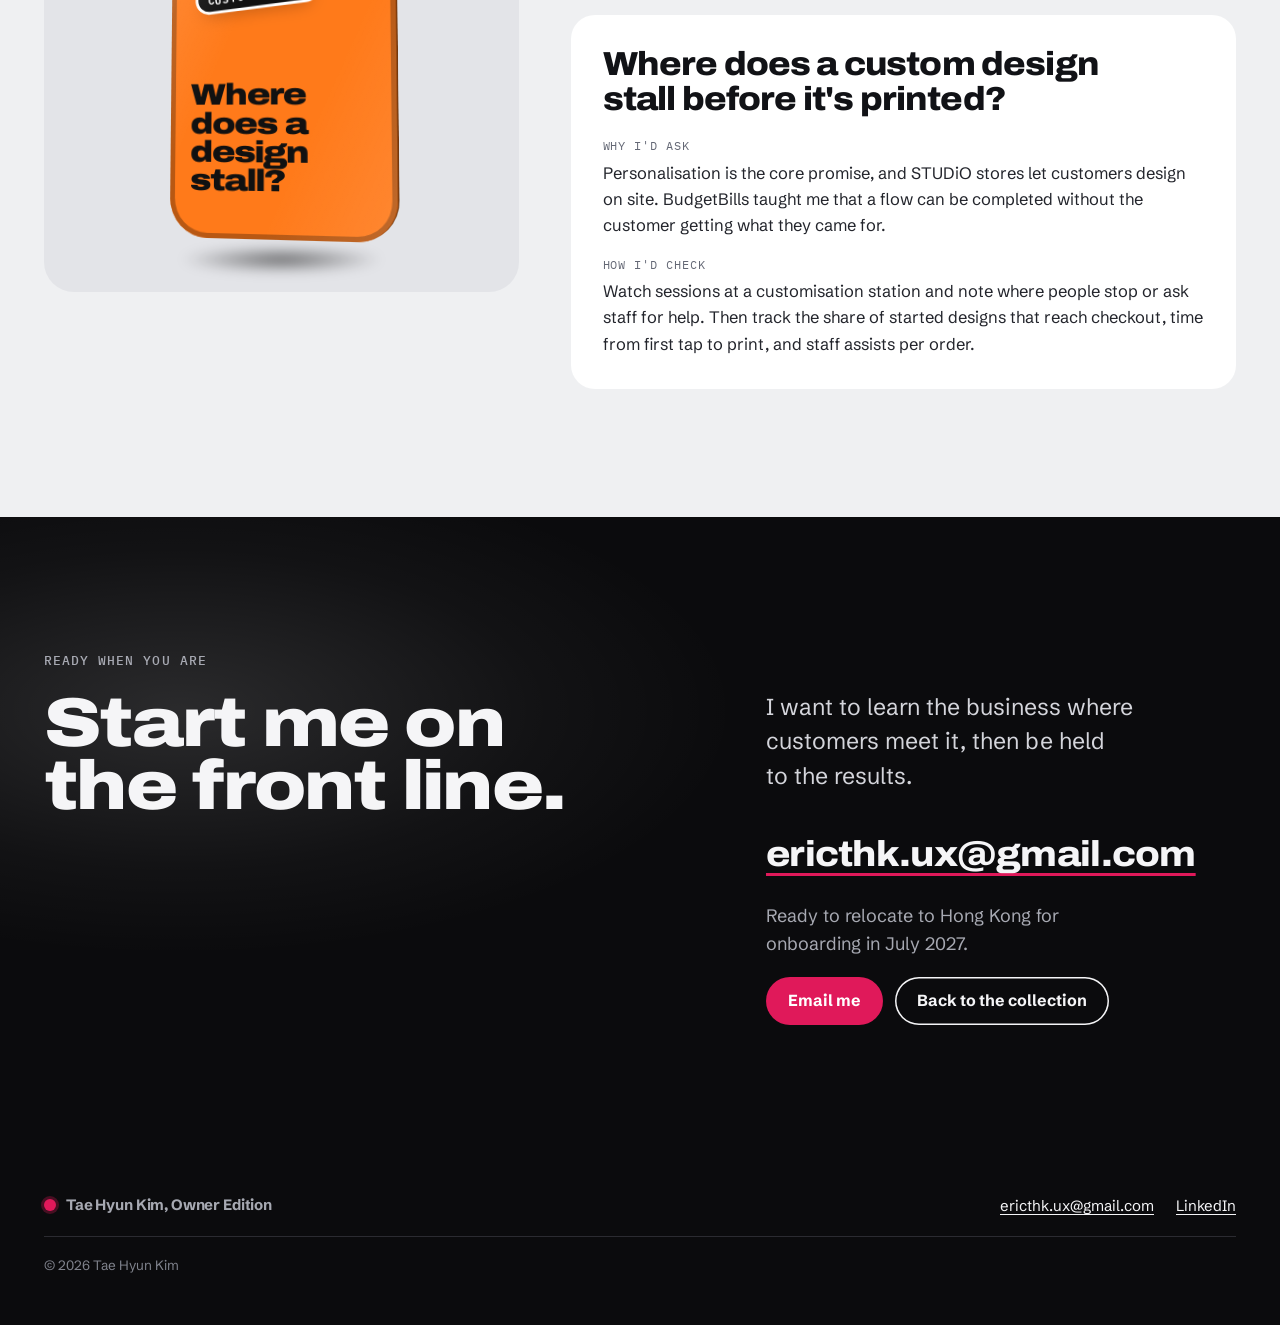
<file: casetify/index.html>
<!doctype html>
<html lang="en">
<head>
<meta charset="utf-8">
<meta name="viewport" content="width=device-width, initial-scale=1, viewport-fit=cover">
<title>Tae Hyun Kim for CASETiFY</title>
<meta name="description" content="Why Tae Hyun Kim is applying to the CASETiFY Management Trainee Program, how he fits the ownership standard, and the questions he would take to the shop floor.">
<meta name="robots" content="noindex">
<meta property="og:type" content="website">
<meta property="og:title" content="Tae Hyun Kim for CASETiFY">
<meta property="og:description" content="Why Tae Hyun Kim is applying to the CASETiFY Management Trainee Program, how he fits the ownership standard, and the questions he would take to the shop floor.">
<meta property="og:url" content="https://thkeric.github.io/management/casetify/">
<meta property="og:image" content="https://thkeric.github.io/management/assets/img/og.png">
<meta name="twitter:card" content="summary_large_image">
<meta name="theme-color" content="#0b0b0d">
<link rel="icon" href="../favicon.svg" type="image/svg+xml">
<link rel="preconnect" href="https://fonts.googleapis.com">
<link rel="preconnect" href="https://fonts.gstatic.com" crossorigin>
<link href="https://fonts.googleapis.com/css2?family=Archivo:wdth,wght@62..125,100..900&family=IBM+Plex+Mono:wght@400;500;600&family=Schibsted+Grotesk:wght@400;500;700;800&display=swap" rel="stylesheet">
<link rel="stylesheet" href="../assets/css/launch.css?v=20261010">
<script>document.documentElement.classList.add('js');setTimeout(function(){document.documentElement.classList.add('reveal-all')},3500)</script>
<script src="../assets/js/launch.js?v=20261010" defer></script>
<script data-goatcounter="https://thkeric.goatcounter.com/count" async src="https://gc.zgo.at/count.js"></script>
</head>
<body>
<a class="skip" href="#content">Skip to content</a>
<header class="site-head">
  <div class="wrap">
    <a class="brand" href="../"><span class="brand-dot" aria-hidden="true"></span>Tae Hyun Kim</a>
    <nav class="site-nav" aria-label="Main">
      <a href="../about/">About</a>
      <a href="../work/">Work</a>
      <a href="../casetify/" aria-current="page">Why CASETiFY?</a>
    </nav>
  </div>
</header>
<main id="content">
<section id="proposal" data-dot="The proposal" class="stage spot page-hero" data-tilt aria-labelledby="co-title">
  <div class="wrap page-hero-grid">
    <div data-reveal>
      <span class="eyebrow">CASETiFY · The Proposal</span>
      <h1 id="co-title" class="display">Made to be held to results.</h1>
      <p class="lede" style="color:#d4d5db">Why I'm applying to the CASETiFY Management Trainee Program <span class="nowrap">2027–2029</span>,&nbsp;how my record fits the ownership standard, and the first questions I'd take to the shop&nbsp;floor.</p>
      <div class="btn-row">
        <a class="btn" href="#challenge">Choose a challenge</a>
        <a class="btn btn--ghost" href="#why">Why CASETiFY</a>
      </div>
    </div>
    <div class="hero-case">
      <div class="case case--float" style="--c: var(--c-co); --ry:-20deg; --rz:4deg">
        <div class="case-shell">
          <div class="case-print">
            <span class="sticker print-tag" style="left:10%; top:44%; --r:-8deg; --sk:#fff; --sk-ink:#111; font-size:calc(var(--w)*0.055)">Ask first</span>
            <span class="sticker print-tag" style="left:30%; top:56%; --r:7deg; --sk:#111; font-size:calc(var(--w)*0.055)">Own the fix</span>
            <span class="sticker print-tag" style="left:14%; top:68%; --r:-4deg; --sk: var(--c-rep); --sk-ink:#111; font-size:calc(var(--w)*0.055)">Measure it</span>
            <span class="stamp print-tag" style="left:12%; bottom:7%; --r:-6deg; color:#111; font-size:calc(var(--w)*0.045)">Hong Kong · 2027</span>
          </div>
          <span class="case-cam" aria-hidden="true"><i></i><i></i><i></i><b></b></span>
        </div>
        <span class="case-floor" aria-hidden="true"></span>
      </div>
    </div>
  </div>
</section>

<section data-dot="Why CASETiFY" id="why" class="studio band" aria-labelledby="why-title">
  <div class="wrap">
    <div class="sec-head" data-reveal>
      <div><span class="eyebrow">01 · Why CASETiFY</span><h2 id="why-title" class="display">Three reasons.</h2></div>
      <p>Each one comes from something I&nbsp;noticed long before&nbsp;I&nbsp;applied.</p>
    </div>
    <div class="why">
      <article data-reveal>
        <span class="sticker" style="--r:-4deg">Value</span>
        <h3>The price is in what it says about you.</h3>
        <p>I&nbsp;can't buy something without asking why it costs what it does. A&nbsp;phone case is a&nbsp;commodity until it carries someone's photo, a&nbsp;favourite artist or a&nbsp;collab, and then people pay for what it says about them. That is the business question I&nbsp;want to work&nbsp;on.</p>
      </article>
      <article data-reveal>
        <span class="sticker" style="--r:3deg; --sk: var(--c-rep); --sk-ink:#111">Fandom</span>
        <h3>Fans finish the product.</h3>
        <p>In the UK I&nbsp;watched <span class="nowrap">K-pop</span> fans with no link to Korea learn the choreography, film it and run their own events. They weren't only listening; they were taking part. Collabs and customisation give CASETiFY customers the same&nbsp;role.</p>
      </article>
      <article data-reveal>
        <span class="sticker" style="--r:-3deg; --sk: var(--c-club); --sk-ink:#111">Seoul</span>
        <h3>My city is home to your creative hub.</h3>
        <p>CASETiFY opened its first global creative hub in Seoul's Dosan district in November&nbsp;2024.&nbsp;I'm from Seoul and spent six years in the UK, so I&nbsp;can read a&nbsp;Korean shop floor and an&nbsp;<span class="nowrap">English-speaking</span> one, and explain each to the&nbsp;other.</p>
      </article>
    </div>
  </div>
</section>

<section id="fit" data-dot="The fit" class="stage band" aria-labelledby="fit-title">
  <div class="wrap">
    <div class="sec-head" data-reveal>
      <div><span class="eyebrow">02 · The fit</span><h2 id="fit-title" class="display">Built to the ownership standard.</h2></div>
      <p>The four things the programme asks for, and where to find the&nbsp;evidence.</p>
    </div>
    <div class="standard" data-reveal>
      <a href="../work/#bb">
        <span class="label">Commercial and strategic&nbsp;vision</span>
        <h3>I write the business case next to the design.</h3>
        <p>A&nbsp;growth loop with a&nbsp;main and a&nbsp;warning metric for BudgetBills, and <span class="nowrap">seven-day</span> retention for&nbsp;Thryve.</p>
        <span class="go">See BudgetBills →</span>
      </a>
      <a href="../work/#army">
        <span class="label">System-building mindset</span>
        <h3>I fix the process, not just the output.</h3>
        <p>A&nbsp;storyboard template and production schedule cut each army video from two weeks to ten&nbsp;days.</p>
        <span class="go">See the army case →</span>
      </a>
      <a href="../work/#rep">
        <span class="label">High-agency accountability</span>
        <h3>I get results without authority.</h3>
        <p>As a&nbsp;programme rep, I&nbsp;turned complaints into a&nbsp;<span class="nowrap">50-student</span> survey and proposals. Three were adopted within one&nbsp;term.</p>
        <span class="go">See the rep case →</span>
      </a>
      <a href="../about/#releases">
        <span class="label">Fast-tracked growth</span>
        <h3>Each version shipped with more responsibility.</h3>
        <p><span class="nowrap">Co-captain</span> at York, <span class="nowrap">end-to-end</span> video production in the army, then programme rep and team lead at Edinburgh.</p>
        <span class="go">See the release notes →</span>
      </a>
    </div>
  </div>
</section>

<section data-dot="Choose a challenge" id="challenge" class="studio band" aria-labelledby="challenge-title">
  <div class="wrap">
    <div class="sec-head" data-reveal>
      <div><span class="eyebrow">03 · The front line</span><h2 id="challenge-title" class="display">Choose a&nbsp;challenge.</h2></div>
      <p>I&nbsp;haven't seen CASETiFY's numbers, so these are questions to test on the shop floor. Pick one to see why I'd ask it and how I'd check&nbsp;it.</p>
    </div>
    <div class="config">
      <div class="config-preview" aria-hidden="true">
        <div class="case">
          <div class="case-shell">
            <div class="case-print">
              <div class="q-print" data-q="1"><span class="sticker print-tag" style="left:12%; top:46%; --r:-6deg; --sk:#111; font-size:calc(var(--w)*0.05)">Customisation</span><div class="print-big">Where does a design stall?</div></div>
              <div class="q-print" data-q="2"><span class="sticker print-tag" style="left:12%; top:46%; --r:5deg; --sk:#111; font-size:calc(var(--w)*0.05)">Collabs</span><div class="print-big">Do collab buyers come back?</div></div>
              <div class="q-print" data-q="3"><span class="sticker print-tag" style="left:12%; top:46%; --r:-4deg; --sk:#111; font-size:calc(var(--w)*0.05)">Local exclusives</span><div class="print-big">Who walks in, and why?</div></div>
            </div>
            <span class="case-cam"><i></i><i></i><i></i><b></b></span>
          </div>
          <span class="case-floor"></span>
        </div>
        <span class="caption label">Preview · your challenge, printed</span>
      </div>
      <div>
        <fieldset>
          <legend>Challenge</legend>
          <div class="swatches">
            <label class="swatch" style="--c: var(--c-co)"><input type="radio" name="q" id="q1" value="1" checked><span class="dot" aria-hidden="true"></span><span><b>Where does a&nbsp;custom design stall before it's&nbsp;printed?</b><small>Customisation · STUDiO stores</small></span></label>
            <label class="swatch" style="--c: var(--c-pink)"><input type="radio" name="q" id="q2" value="2"><span class="dot" aria-hidden="true"></span><span><b>Does a&nbsp;collab buyer come back after the&nbsp;drop?</b><small>Collabs · repeat purchase</small></span></label>
            <label class="swatch" style="--c: var(--c-rep)"><input type="radio" name="q" id="q3" value="3"><span class="dot" aria-hidden="true"></span><span><b>Do local exclusives bring in new customers who buy&nbsp;more?</b><small>Stores · Seoul Dosan flagship</small></span></label>
          </div>
        </fieldset>
        <div class="answers" aria-live="polite">
          <article class="answer" data-q="1">
            <h3>Where does a&nbsp;custom design stall before it's&nbsp;printed?</h3>
            <dl>
              <div><dt>Why I'd ask</dt><dd>Personalisation is the core promise, and STUDiO stores let customers design on site. BudgetBills taught me that a&nbsp;flow can be completed without the customer getting what they came&nbsp;for.</dd></div>
              <div><dt>How I'd check</dt><dd>Watch sessions at a&nbsp;customisation station and note where people stop or ask staff for help. Then track the share of started designs that reach checkout, time from first tap to print, and staff assists per&nbsp;order.</dd></div>
            </dl>
          </article>
          <article class="answer" data-q="2">
            <h3>Does a&nbsp;collab buyer come back after the&nbsp;drop?</h3>
            <dl>
              <div><dt>Why I'd ask</dt><dd>CASETiFY has worked with more than 100&nbsp;partners, and each drop is a&nbsp;fandom event. Thryve was about the gap between a&nbsp;first visit and&nbsp;a&nbsp;habit.</dd></div>
              <div><dt>How I'd check</dt><dd>Compare <span class="nowrap">90-day</span> repeat purchase for customers whose first order was a&nbsp;collab with those whose first order wasn't, and look at what the second order is. Warning metric: second orders that only ever happen at the next&nbsp;drop.</dd></div>
            </dl>
          </article>
          <article class="answer" data-q="3">
            <h3>Do local exclusives bring in new customers who buy&nbsp;more?</h3>
            <dl>
              <div><dt>Why I'd ask</dt><dd>When the Seoul Dosan flagship opened in November&nbsp;2024,&nbsp;it sold a&nbsp;Hangul Collection available only there. My club's two channels taught me that newcomers and regulars respond to different&nbsp;things.</dd></div>
              <div><dt>How I'd check</dt><dd>Split store customers into <span class="nowrap">first-time</span> and returning, compare what else is in the basket when the exclusive is bought, and track whether <span class="nowrap">first-timers</span> go on to order&nbsp;online.</dd></div>
            </dl>
          </article>
        </div>
      </div>
    </div>
  </div>
</section>

<section id="next" data-dot="Get in touch" class="stage spot band order" aria-labelledby="next-title" style="--sx: 20%">
  <div class="wrap order-grid">
    <div data-reveal>
      <span class="eyebrow">Ready when you are</span>
      <h2 id="next-title" class="display" style="margin-top:18px">Start me on the front line.</h2>
    </div>
    <div data-reveal>
      <p class="lede" style="color:#d4d5db">I&nbsp;want to learn the business where customers meet it, then be held to the&nbsp;results.</p>
      <a class="mail" href="mailto:ericthk.ux@gmail.com">ericthk.ux@gmail.com</a>
      <p class="ships">Ready to relocate to Hong&nbsp;Kong for onboarding in&nbsp;July&nbsp;2027.</p>
      <div class="btn-row">
        <a class="btn" href="mailto:ericthk.ux@gmail.com">Email me</a>
        <a class="btn btn--ghost" href="../work/">Back to the collection</a>
      </div>
    </div>
  </div>
</section>
</main>
<footer class="site-foot">
  <div class="wrap">
    <div class="foot-row">
      <a class="brand" href="../"><span class="brand-dot" aria-hidden="true"></span>Tae Hyun Kim, Owner Edition</a>
      <span class="foot-links">
        <a href="mailto:ericthk.ux@gmail.com">ericthk.ux@gmail.com</a>
        <a href="https://www.linkedin.com/in/erickimux/" rel="me">LinkedIn</a>
      </span>
    </div>
    <p class="foot-note">© 2026 Tae Hyun Kim</p>
  </div>
</footer>
</body>
</html>
</file>
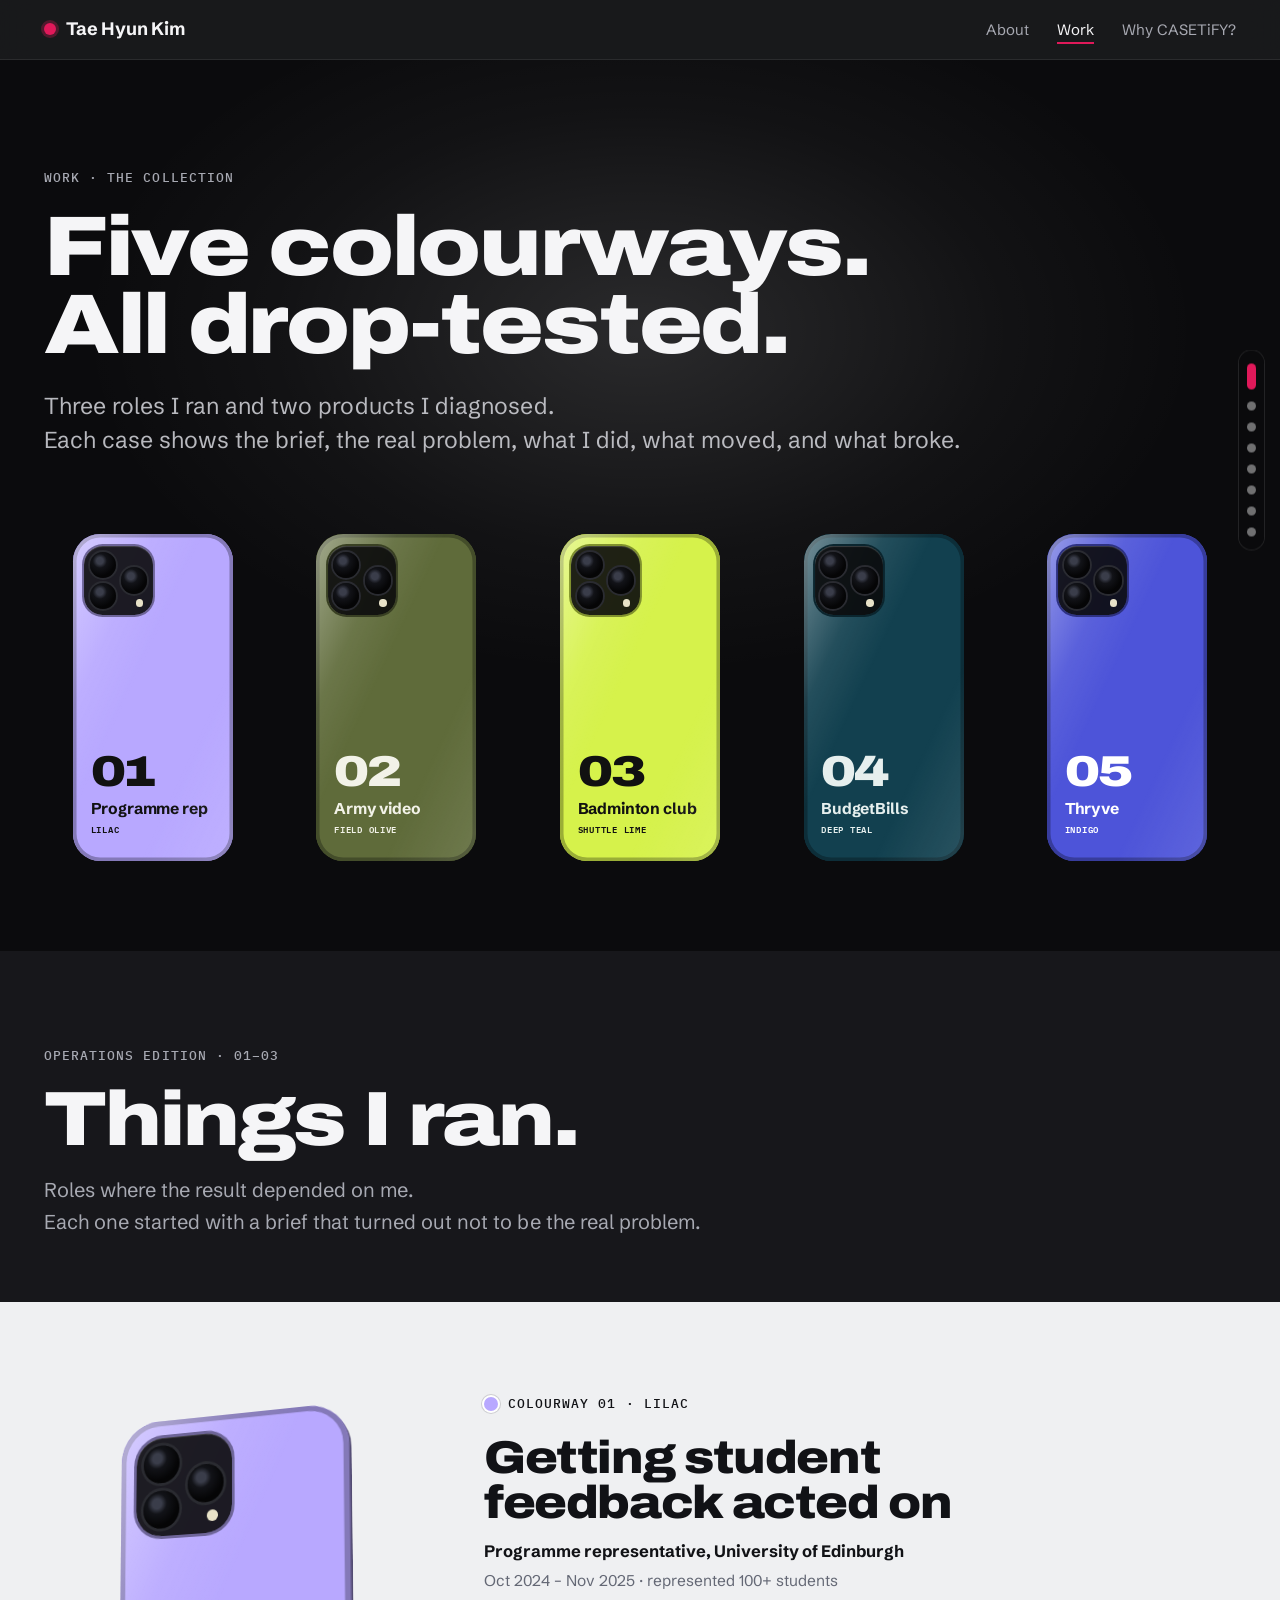
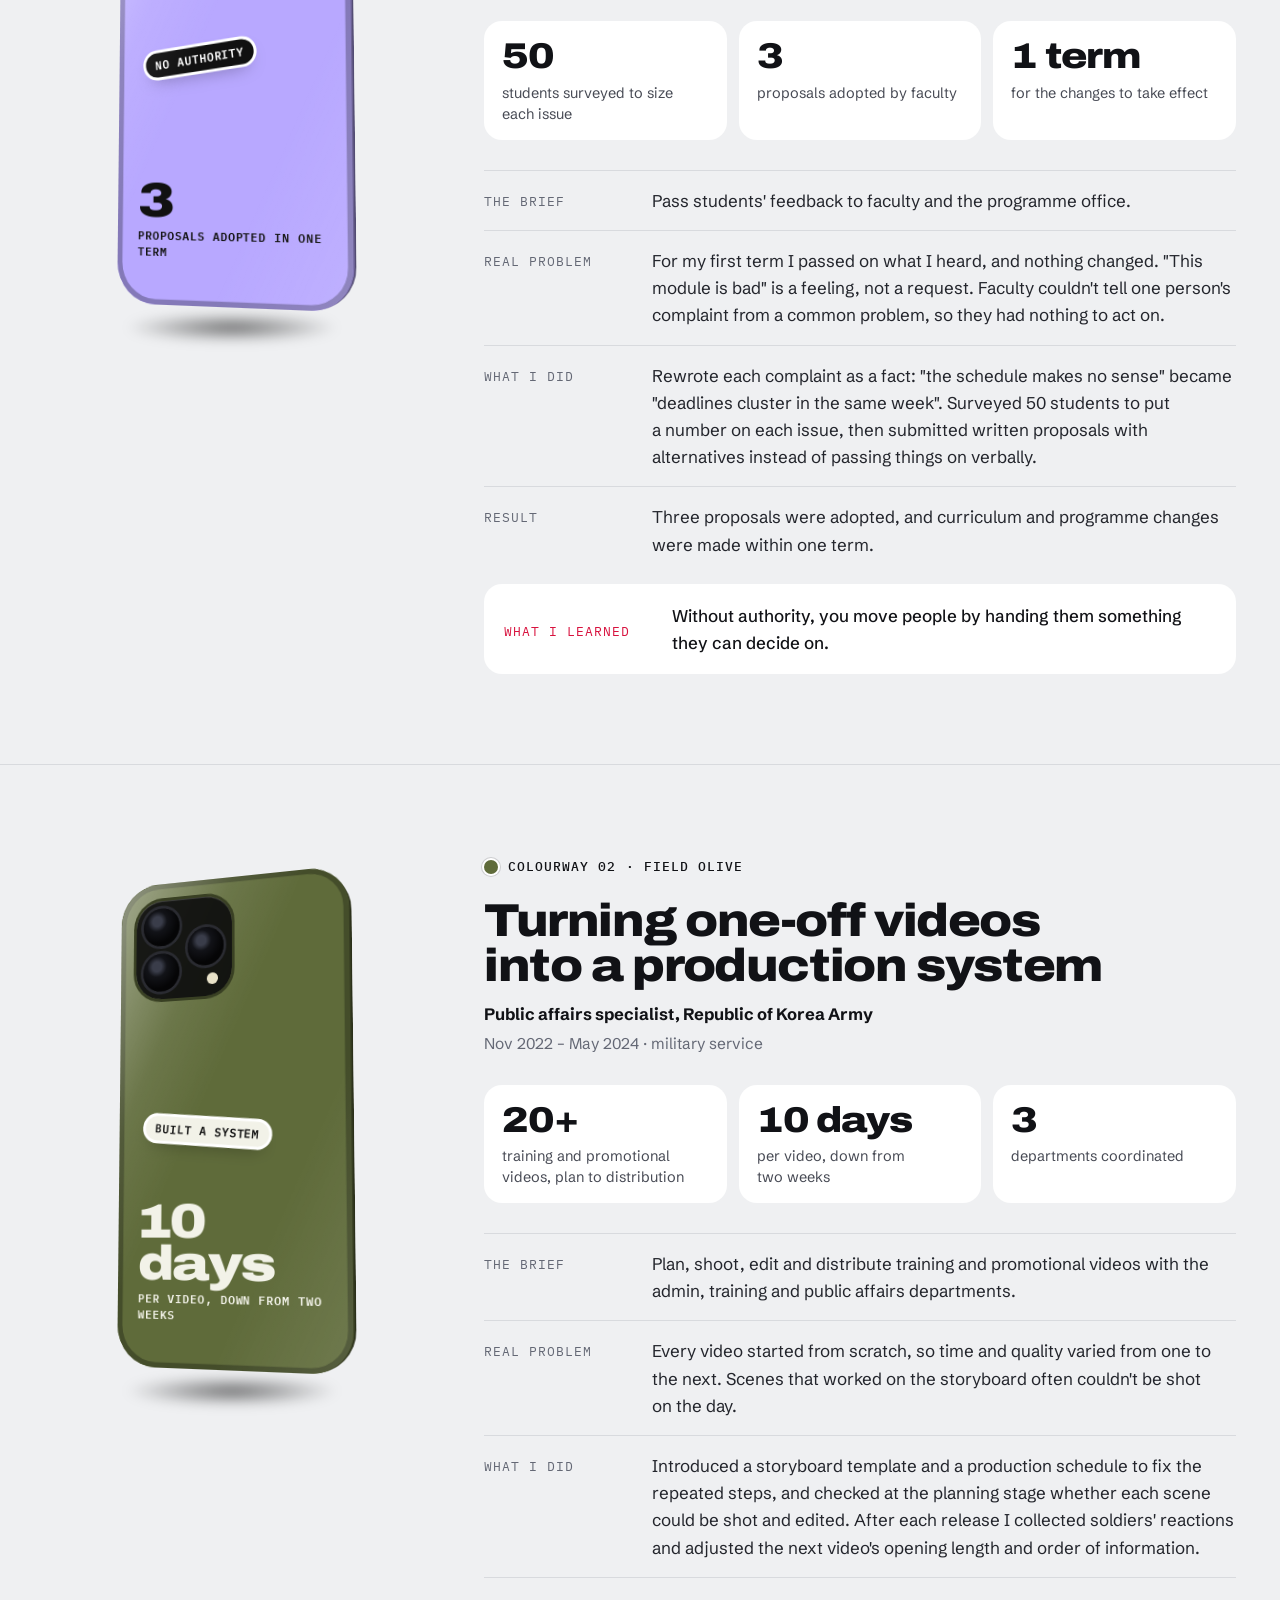
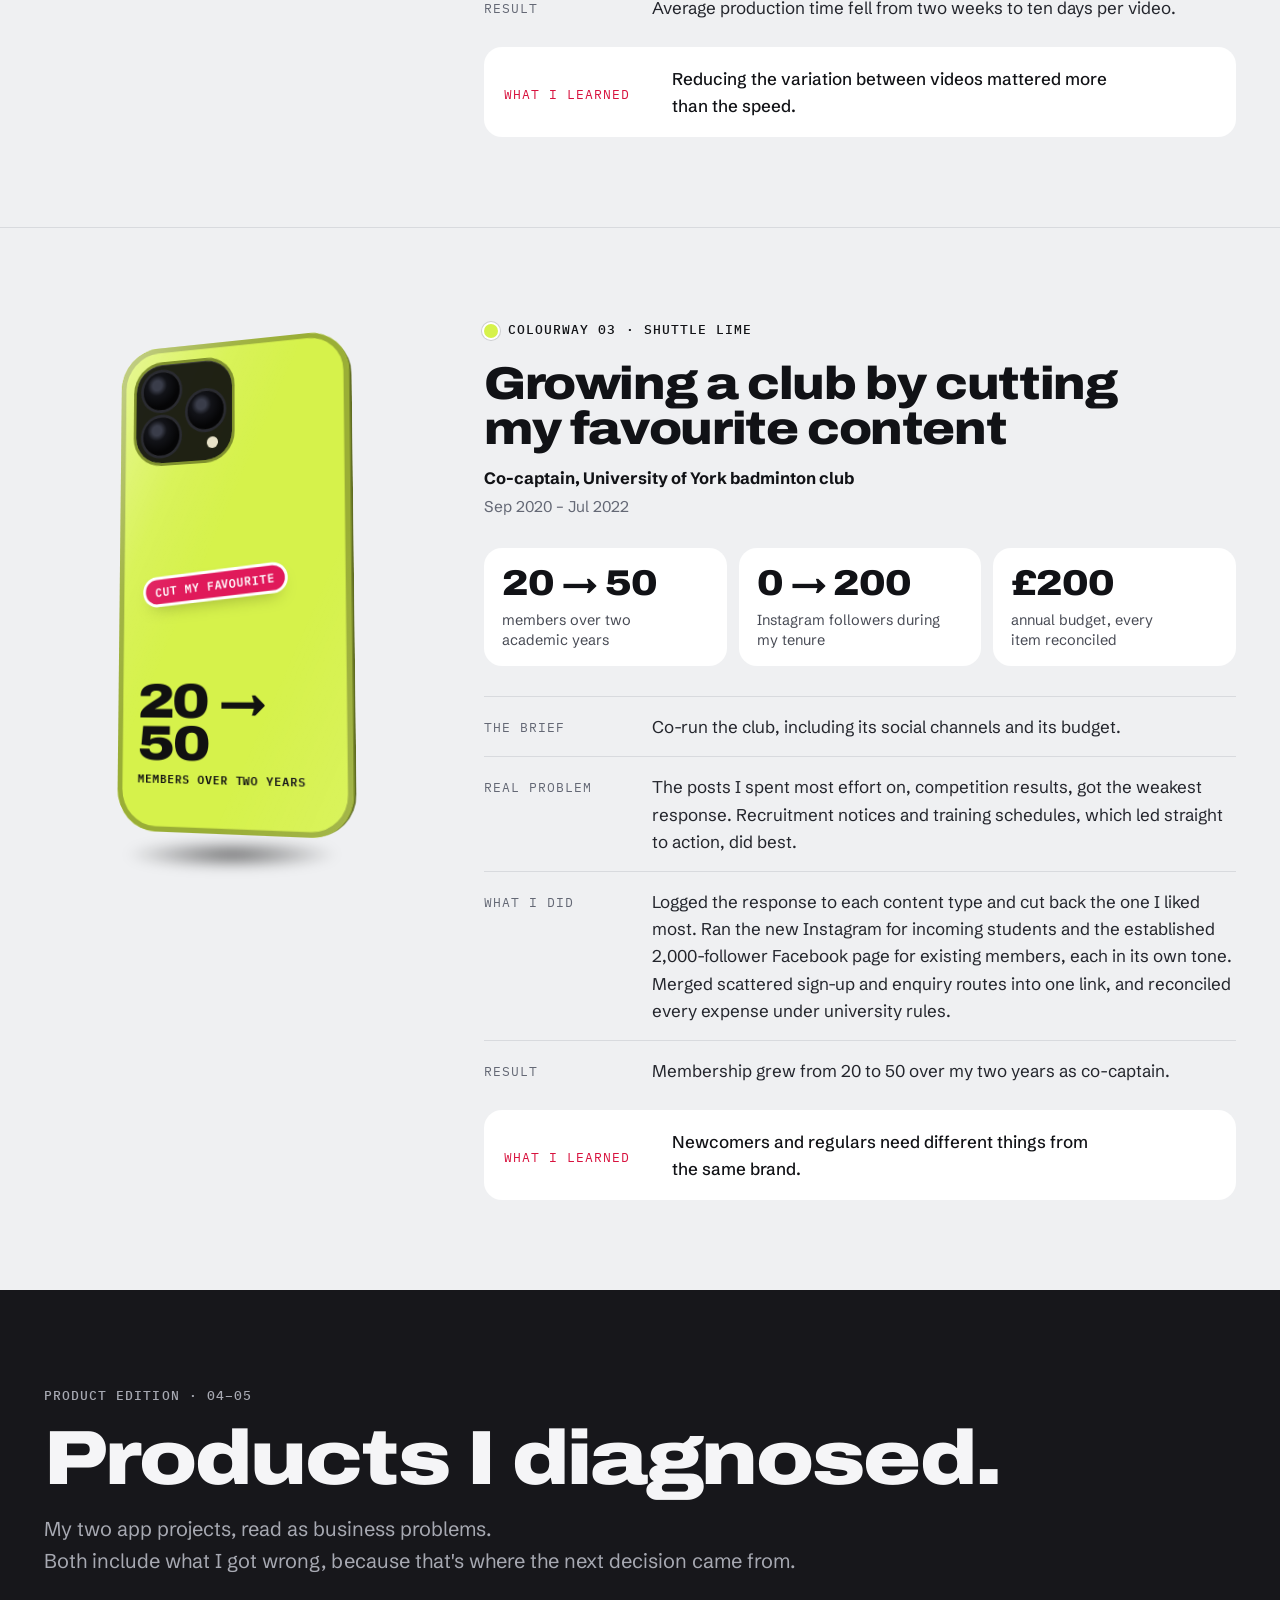
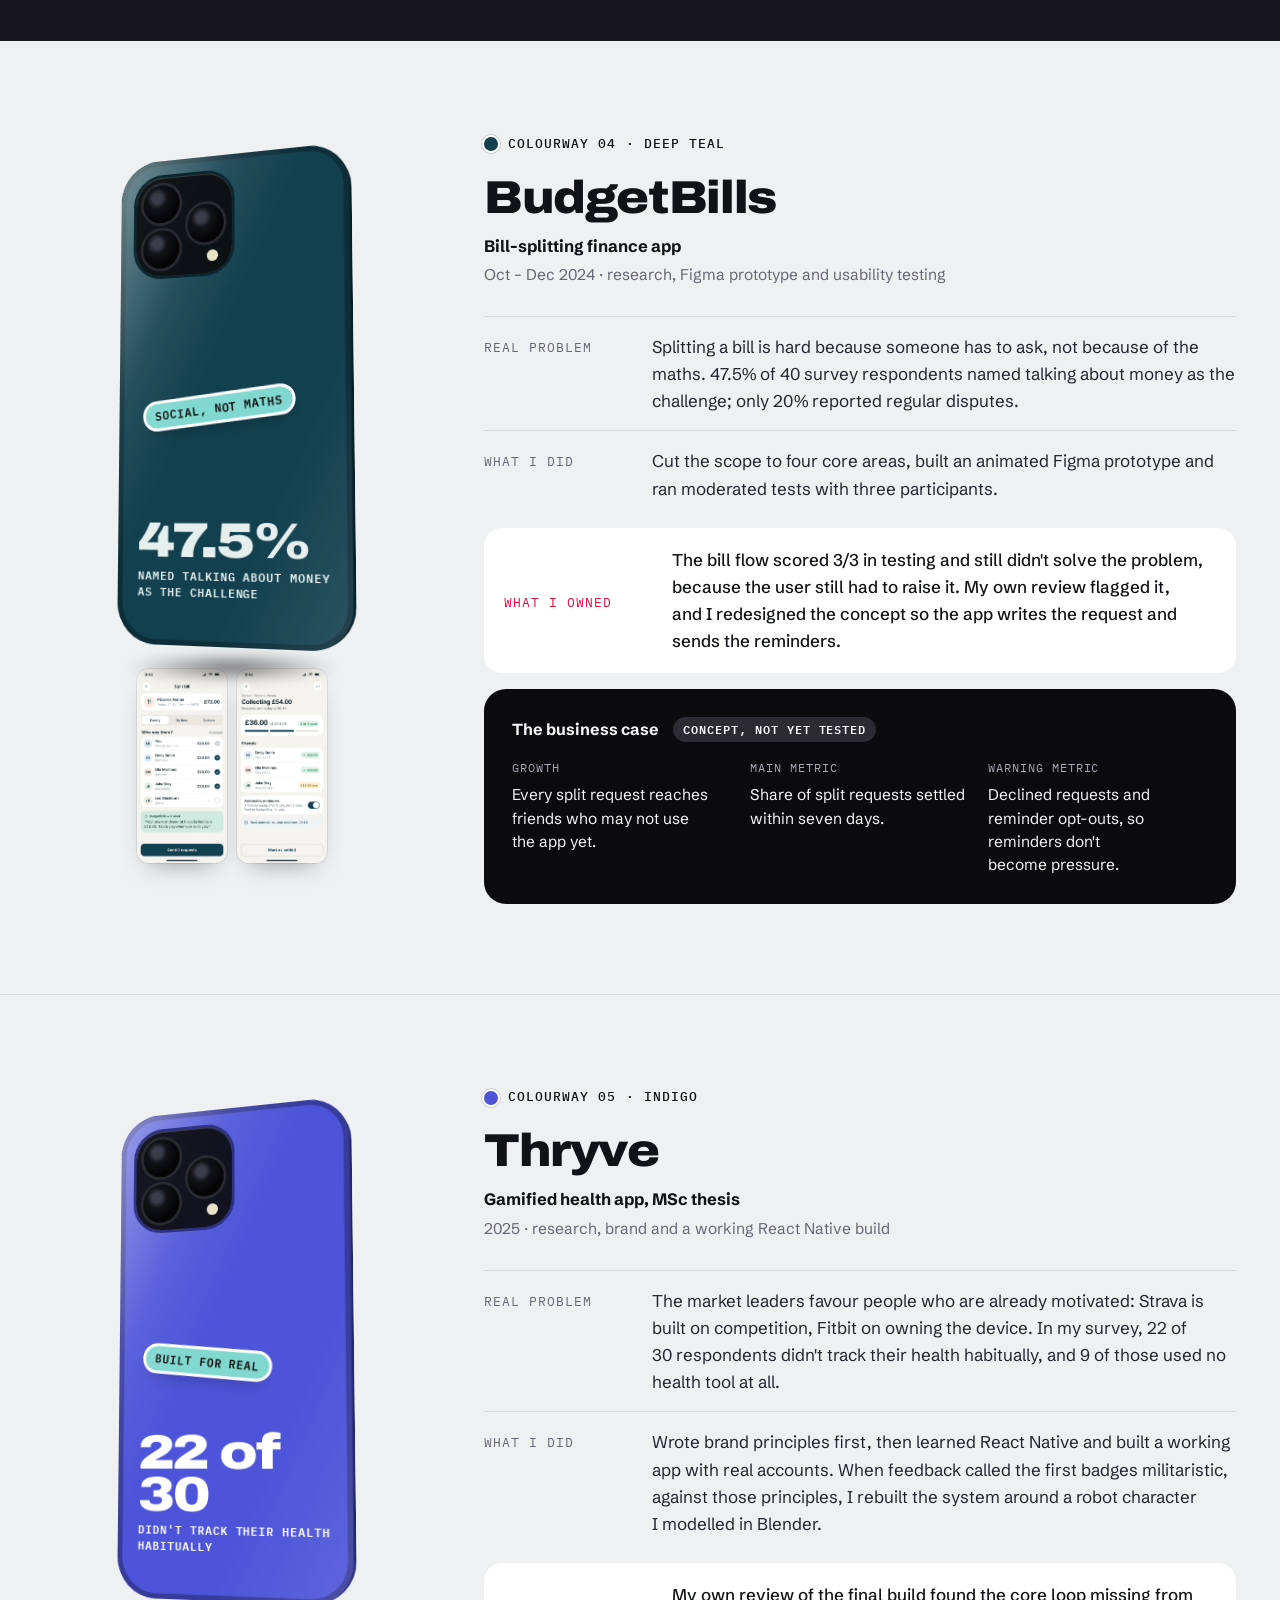
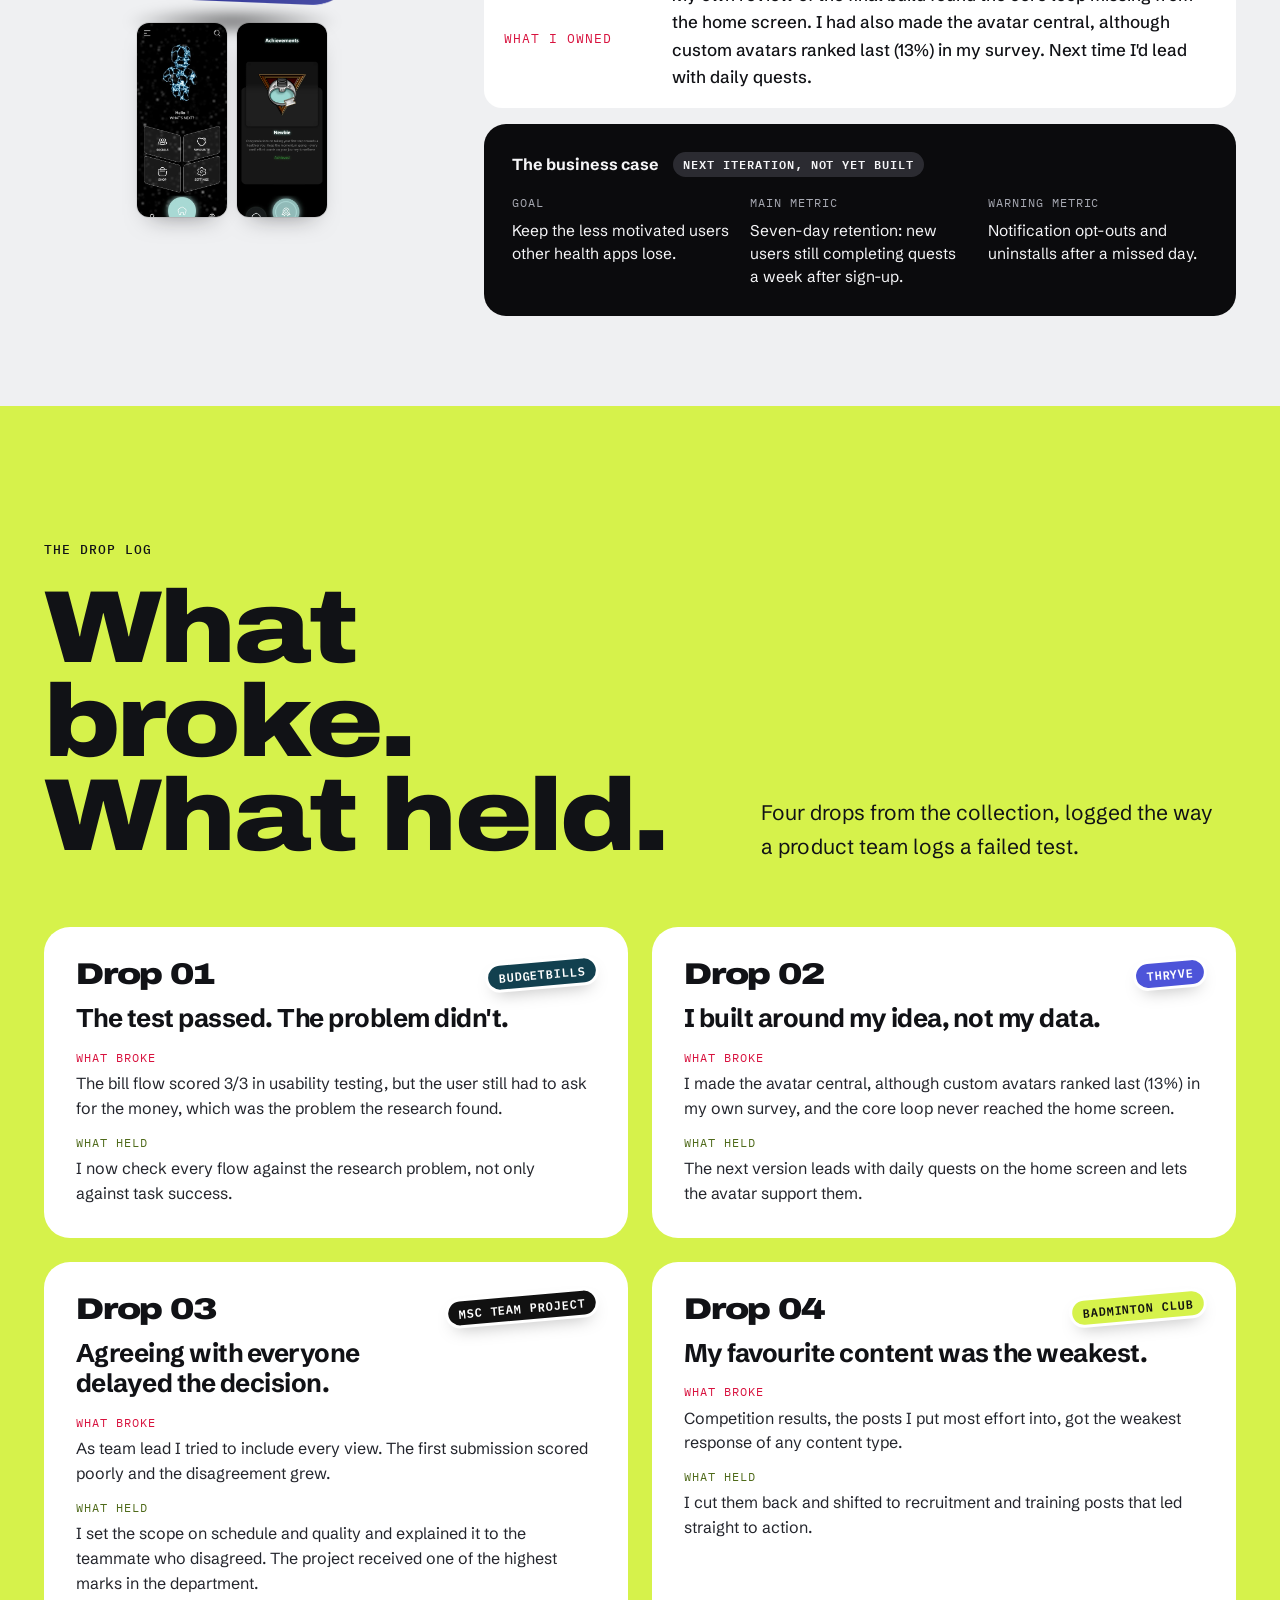
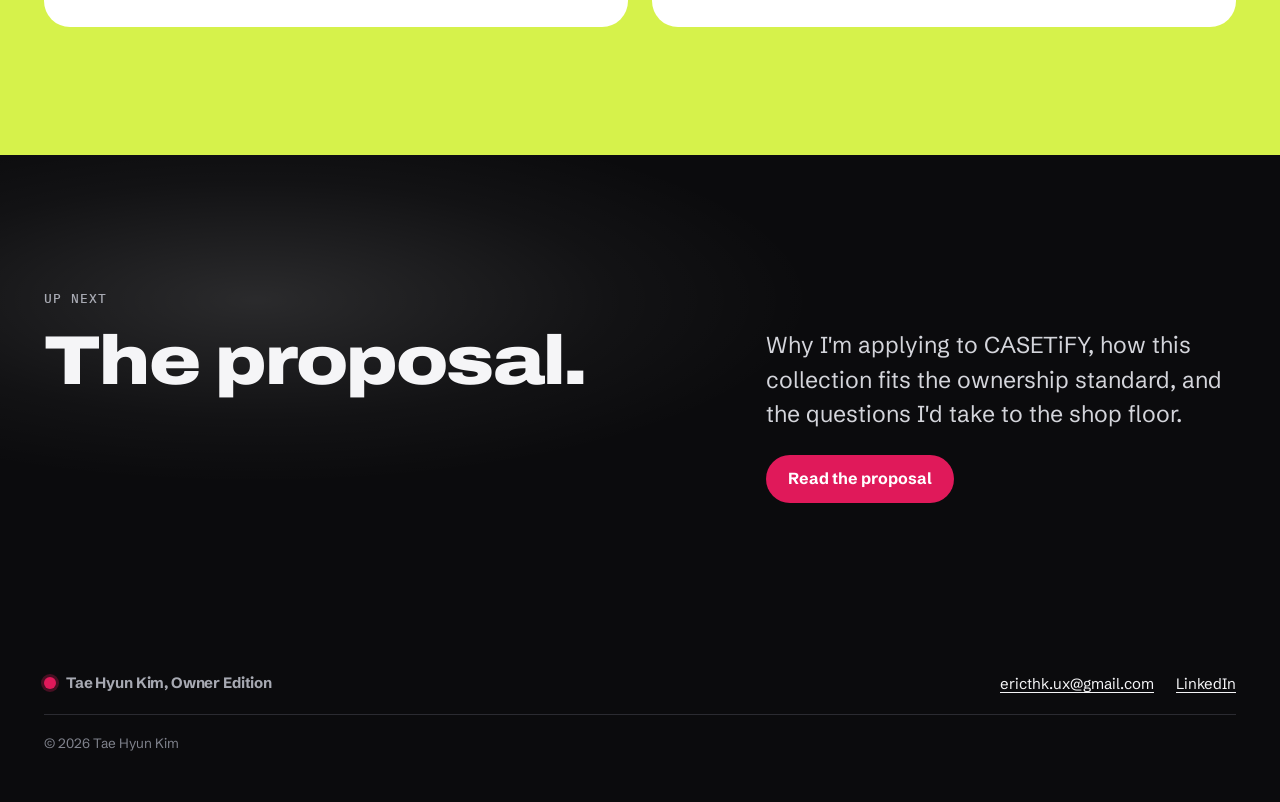
<file: work/index.html>
<!doctype html>
<html lang="en">
<head>
<meta charset="utf-8">
<meta name="viewport" content="width=device-width, initial-scale=1, viewport-fit=cover">
<title>The Collection, Tae Hyun Kim</title>
<meta name="description" content="Five pieces of work in five colourways, each with the brief, the real problem, the result and what broke.">
<meta name="robots" content="noindex">
<meta property="og:type" content="website">
<meta property="og:title" content="The Collection, Tae Hyun Kim">
<meta property="og:description" content="Five pieces of work in five colourways, each with the brief, the real problem, the result and what broke.">
<meta property="og:url" content="https://thkeric.github.io/management/work/">
<meta property="og:image" content="https://thkeric.github.io/management/assets/img/og.png">
<meta name="twitter:card" content="summary_large_image">
<meta name="theme-color" content="#0b0b0d">
<link rel="icon" href="../favicon.svg" type="image/svg+xml">
<link rel="preconnect" href="https://fonts.googleapis.com">
<link rel="preconnect" href="https://fonts.gstatic.com" crossorigin>
<link href="https://fonts.googleapis.com/css2?family=Archivo:wdth,wght@62..125,100..900&family=IBM+Plex+Mono:wght@400;500;600&family=Schibsted+Grotesk:wght@400;500;700;800&display=swap" rel="stylesheet">
<link rel="stylesheet" href="../assets/css/launch.css?v=20261010">
<script>document.documentElement.classList.add('js');setTimeout(function(){document.documentElement.classList.add('reveal-all')},3500)</script>
<script src="../assets/js/launch.js?v=20261010" defer></script>
<script data-goatcounter="https://thkeric.goatcounter.com/count" async src="https://gc.zgo.at/count.js"></script>
</head>
<body>
<a class="skip" href="#content">Skip to content</a>
<header class="site-head">
  <div class="wrap">
    <a class="brand" href="../"><span class="brand-dot" aria-hidden="true"></span>Tae Hyun Kim</a>
    <nav class="site-nav" aria-label="Main">
      <a href="../about/">About</a>
      <a href="../work/" aria-current="page">Work</a>
      <a href="../casetify/">Why CASETiFY?</a>
    </nav>
  </div>
</header>
<main id="content">
<section id="collection" data-dot="The collection" class="stage spot page-hero" aria-labelledby="work-title" style="--sx: 50%">
  <div class="wrap">
    <div data-reveal>
      <span class="eyebrow">Work · The Collection</span>
      <h1 id="work-title" class="display h1-fit"><span>Five colourways.</span> <span>All drop-tested.</span></h1>
      <p class="lede lede--lines" style="color:#d4d5db"><span>Three roles I&nbsp;ran and two products I&nbsp;diagnosed.</span> <span>Each case shows the brief, the real problem, what I&nbsp;did, what moved, and what&nbsp;broke.</span></p>
    </div>
    <nav class="mini-lineup" aria-label="Cases in this collection" data-reveal>
      <a href="#rep"><span class="case" style="--c: var(--c-rep); --pc:#111"><span class="case-shell"><span class="case-print"><span class="mini-print"><b>01</b><span class="nm">Programme rep</span><span class="cw">Lilac</span></span></span><span class="case-cam" aria-hidden="true"><i></i><i></i><i></i><b></b></span></span></span></a>
      <a href="#army"><span class="case" style="--c: var(--c-army); --pc:#f2f2e8"><span class="case-shell"><span class="case-print"><span class="mini-print"><b>02</b><span class="nm">Army video</span><span class="cw">Field olive</span></span></span><span class="case-cam" aria-hidden="true"><i></i><i></i><i></i><b></b></span></span></span></a>
      <a href="#club"><span class="case" style="--c: var(--c-club); --pc:#111"><span class="case-shell"><span class="case-print"><span class="mini-print"><b>03</b><span class="nm">Badminton club</span><span class="cw">Shuttle lime</span></span></span><span class="case-cam" aria-hidden="true"><i></i><i></i><i></i><b></b></span></span></span></a>
      <a href="#bb"><span class="case" style="--c: var(--c-bb); --pc:#e6efee"><span class="case-shell"><span class="case-print"><span class="mini-print"><b>04</b><span class="nm">BudgetBills</span><span class="cw">Deep teal</span></span></span><span class="case-cam" aria-hidden="true"><i></i><i></i><i></i><b></b></span></span></span></a>
      <a href="#th"><span class="case" style="--c: var(--c-th); --pc:#ffffff"><span class="case-shell"><span class="case-print"><span class="mini-print"><b>05</b><span class="nm">Thryve</span><span class="cw">Indigo</span></span></span><span class="case-cam" aria-hidden="true"><i></i><i></i><i></i><b></b></span></span></span></a>
    </nav>
  </div>
</section>

<header class="stage-2 edition" aria-labelledby="ops-title">
  <div class="wrap" data-reveal>
    <span class="eyebrow">Operations edition · 01–03</span>
    <h2 id="ops-title" class="display" style="margin-top:16px">Things I&nbsp;ran.</h2>
    <p class="lines"><span>Roles where the result depended on&nbsp;me.</span> <span>Each one started with a&nbsp;brief that turned out not to be the real&nbsp;problem.</span></p>
  </div>
</header>

<div class="studio">
  <article data-dot="01 Programme rep" id="rep" class="work-case" aria-labelledby="rep-title" style="--c: var(--c-rep)">
    <div class="wrap wc-grid">
      <div class="wc-object" data-tilt>
        <div class="case" style="--c: var(--c-rep)">
          <div class="case-shell">
            <div class="case-print"><span class="sticker print-tag" style="left:12%; top:48%; --r:-7deg; --sk:#111; font-size:calc(var(--w)*0.05)">No authority</span><div class="print-big">3<small>proposals adopted in one term</small></div></div>
            <span class="case-cam" aria-hidden="true"><i></i><i></i><i></i><b></b></span>
          </div>
          <span class="case-floor" aria-hidden="true"></span>
        </div>
      </div>
      <div data-reveal>
        <span class="wc-tag label">Colourway 01 · Lilac</span>
        <h3 id="rep-title">Getting student feedback acted on</h3>
        <p class="where"><b>Programme representative, University of Edinburgh</b><span class="meta"><span class="nowrap">Oct 2024 – Nov 2025</span>&nbsp;· represented 100+&nbsp;students</span></p>
        <div class="figs">
          <div><b>50</b><span>students surveyed to size each&nbsp;issue</span></div>
          <div><b>3</b><span>proposals adopted by&nbsp;faculty</span></div>
          <div><b>1 term</b><span>for the changes to take&nbsp;effect</span></div>
        </div>
        <dl class="rows">
          <div><dt>The brief</dt><dd>Pass students' feedback to faculty and the programme&nbsp;office.</dd></div>
          <div><dt>Real problem</dt><dd>For my first term I&nbsp;passed on what I&nbsp;heard, and nothing changed. "This module is bad" is a&nbsp;feeling, not a&nbsp;request. Faculty couldn't tell one person's complaint from a&nbsp;common problem, so they had nothing to act&nbsp;on.</dd></div>
          <div><dt>What I did</dt><dd>Rewrote each complaint as a&nbsp;fact: "the schedule makes no sense" became "deadlines cluster in the same week". Surveyed 50&nbsp;students to put a&nbsp;number on each issue, then submitted written proposals with alternatives instead of passing things on&nbsp;verbally.</dd></div>
          <div><dt>Result</dt><dd>Three proposals were adopted, and curriculum and programme changes were made within one&nbsp;term.</dd></div>
          <div class="owned"><dt>What I learned</dt><dd>Without authority, you move people by handing them something they can decide&nbsp;on.</dd></div>
        </dl>
      </div>
    </div>
  </article>

  <article data-dot="02 Army video" id="army" class="work-case" aria-labelledby="army-title" style="--c: var(--c-army)">
    <div class="wrap wc-grid">
      <div class="wc-object" data-tilt>
        <div class="case" style="--c: var(--c-army); --pc:#f2f2e8">
          <div class="case-shell">
            <div class="case-print"><span class="sticker print-tag" style="left:12%; top:50%; --r:5deg; --sk:#f2f2e8; --sk-ink:#111; font-size:calc(var(--w)*0.05)">Built a system</span><div class="print-big">10 days<small>per video, down from two weeks</small></div></div>
            <span class="case-cam" aria-hidden="true"><i></i><i></i><i></i><b></b></span>
          </div>
          <span class="case-floor" aria-hidden="true"></span>
        </div>
      </div>
      <div data-reveal>
        <span class="wc-tag label">Colourway 02 · Field olive</span>
        <h3 id="army-title"><span class="ln">Turning <span class="nowrap">one-off</span>&nbsp;videos</span> <span class="ln">into a&nbsp;production&nbsp;system</span></h3>
        <p class="where"><b>Public affairs specialist, Republic&nbsp;of&nbsp;Korea&nbsp;Army</b><span class="meta"><span class="nowrap">Nov 2022 – May 2024</span>&nbsp;· military&nbsp;service</span></p>
        <div class="figs">
          <div><b>20+</b><span>training and promotional videos, plan to&nbsp;distribution</span></div>
          <div><b>10 days</b><span>per video, down from two&nbsp;weeks</span></div>
          <div><b>3</b><span>departments coordinated</span></div>
        </div>
        <dl class="rows">
          <div><dt>The brief</dt><dd>Plan, shoot, edit and distribute training and promotional videos with the admin, training and public affairs&nbsp;departments.</dd></div>
          <div><dt>Real problem</dt><dd>Every video started from scratch, so time and quality varied from one to the next. Scenes that worked on the storyboard often couldn't be shot on the&nbsp;day.</dd></div>
          <div><dt>What I did</dt><dd>Introduced a&nbsp;storyboard template and a&nbsp;production schedule to fix the repeated steps, and checked at the planning stage whether each scene could be shot and edited. After each release I&nbsp;collected soldiers' reactions and adjusted the next video's opening length and order of&nbsp;information.</dd></div>
          <div><dt>Result</dt><dd>Average production time fell from two weeks to ten days per&nbsp;video.</dd></div>
          <div class="owned"><dt>What I learned</dt><dd>Reducing the variation between videos mattered more than the&nbsp;speed.</dd></div>
        </dl>
      </div>
    </div>
  </article>

  <article data-dot="03 Badminton club" id="club" class="work-case" aria-labelledby="club-title" style="--c: var(--c-club)">
    <div class="wrap wc-grid">
      <div class="wc-object" data-tilt>
        <div class="case" style="--c: var(--c-club)">
          <div class="case-shell">
            <div class="case-print"><span class="sticker print-tag" style="left:12%; top:48%; --r:-5deg; --sk: var(--signal); font-size:calc(var(--w)*0.05)">Cut my favourite</span><div class="print-big">20 → 50<small>members over two years</small></div></div>
            <span class="case-cam" aria-hidden="true"><i></i><i></i><i></i><b></b></span>
          </div>
          <span class="case-floor" aria-hidden="true"></span>
        </div>
      </div>
      <div data-reveal>
        <span class="wc-tag label">Colourway 03 · Shuttle lime</span>
        <h3 id="club-title">Growing a&nbsp;club by cutting my favourite&nbsp;content</h3>
        <p class="where"><b><span class="nowrap">Co-captain</span>, University of York badminton&nbsp;club</b><span class="meta"><span class="nowrap">Sep 2020 – Jul 2022</span></span></p>
        <div class="figs">
          <div><b>20 → 50</b><span>members over two academic&nbsp;years</span></div>
          <div><b>0 → 200</b><span>Instagram followers during my&nbsp;tenure</span></div>
          <div><b>£200</b><span>annual budget, every item&nbsp;reconciled</span></div>
        </div>
        <dl class="rows">
          <div><dt>The brief</dt><dd><span class="nowrap">Co-run</span> the club, including its social channels and its budget.</dd></div>
          <div><dt>Real problem</dt><dd>The posts I&nbsp;spent most effort on, competition results, got the weakest response. Recruitment notices and training schedules, which led straight to action, did&nbsp;best.</dd></div>
          <div><dt>What I did</dt><dd>Logged the response to each content type and cut back the one I&nbsp;liked most. Ran the new Instagram for incoming students and the established <span class="nowrap">2,000-follower</span> Facebook page for existing members, each in its own tone. Merged scattered <span class="nowrap">sign-up</span> and enquiry routes into one link, and reconciled every expense under university&nbsp;rules.</dd></div>
          <div><dt>Result</dt><dd>Membership grew from 20&nbsp;to 50&nbsp;over my two years as&nbsp;<span class="nowrap">co-captain</span>.</dd></div>
          <div class="owned"><dt>What I learned</dt><dd>Newcomers and regulars need different things from the same&nbsp;brand.</dd></div>
        </dl>
      </div>
    </div>
  </article>
</div>

<header class="stage-2 edition" aria-labelledby="prod-title">
  <div class="wrap" data-reveal>
    <span class="eyebrow">Product edition · 04–05</span>
    <h2 id="prod-title" class="display" style="margin-top:16px">Products I&nbsp;diagnosed.</h2>
    <p class="lines"><span>My two app projects, read as business&nbsp;problems.</span> <span>Both include what I&nbsp;got wrong, because that's where the next decision came&nbsp;from.</span></p>
  </div>
</header>

<div class="studio">
  <article data-dot="04 BudgetBills" id="bb" class="work-case" aria-labelledby="bb-title" style="--c: var(--c-bb)">
    <div class="wrap wc-grid">
      <div class="wc-object" data-tilt>
        <div class="case" style="--c: var(--c-bb); --pc:#e6efee">
          <div class="case-shell">
            <div class="case-print"><span class="sticker print-tag" style="left:12%; top:50%; --r:-6deg; --sk: var(--c-mint); --sk-ink:#111; font-size:calc(var(--w)*0.05)">Social, not maths</span><div class="print-big">47.5%<small>named talking about money as the challenge</small></div></div>
            <span class="case-cam" aria-hidden="true"><i></i><i></i><i></i><b></b></span>
          </div>
          <span class="case-floor" aria-hidden="true"></span>
        </div>
        <div class="shots" aria-hidden="true">
          <img src="../assets/img/bb/concept-split.webp" alt="" width="780" height="1688" loading="lazy">
          <img src="../assets/img/bb/concept-status.webp" alt="" width="780" height="1688" loading="lazy">
        </div>
      </div>
      <div data-reveal>
        <span class="wc-tag label">Colourway 04 · Deep teal</span>
        <h3 id="bb-title">BudgetBills</h3>
        <p class="where"><b><span class="nowrap">Bill-splitting</span> finance&nbsp;app</b><span class="meta"><span class="nowrap">Oct – Dec 2024</span>&nbsp;· research, Figma prototype and usability&nbsp;testing</span></p>
        <dl class="rows">
          <div><dt>Real problem</dt><dd>Splitting a&nbsp;bill is hard because someone has to ask, not because of the maths. 47.5%&nbsp;of 40&nbsp;survey respondents named talking about money as the challenge; only 20%&nbsp;reported regular&nbsp;disputes.</dd></div>
          <div><dt>What I did</dt><dd>Cut the scope to four core areas, built an&nbsp;animated Figma prototype and ran moderated tests with three&nbsp;participants.</dd></div>
          <div class="owned"><dt>What I owned</dt><dd>The bill flow scored 3/3&nbsp;in testing and still didn't solve the problem, because the user still had to raise it. My own review flagged it, and I&nbsp;redesigned the concept so the app writes the request and sends the&nbsp;reminders.</dd></div>
        </dl>
        <div class="biz">
          <div class="biz-head"><b>The business case</b><span class="sticker">Concept, not yet tested</span></div>
          <dl>
            <div><dt>Growth</dt><dd>Every split request reaches friends who may not use the app&nbsp;yet.</dd></div>
            <div><dt>Main metric</dt><dd>Share of split requests settled within seven&nbsp;days.</dd></div>
            <div><dt>Warning metric</dt><dd>Declined requests and reminder <span class="nowrap">opt-outs</span>, so reminders don't become&nbsp;pressure.</dd></div>
          </dl>
        </div>
      </div>
    </div>
  </article>

  <article data-dot="05 Thryve" id="th" class="work-case" aria-labelledby="th-title" style="--c: var(--c-th)">
    <div class="wrap wc-grid">
      <div class="wc-object" data-tilt>
        <div class="case" style="--c: var(--c-th); --pc:#ffffff">
          <div class="case-shell">
            <div class="case-print"><span class="sticker print-tag" style="left:12%; top:50%; --r:6deg; --sk: var(--c-mint); --sk-ink:#111; font-size:calc(var(--w)*0.05)">Built for real</span><div class="print-big">22 of 30<small>didn't track their health habitually</small></div></div>
            <span class="case-cam" aria-hidden="true"><i></i><i></i><i></i><b></b></span>
          </div>
          <span class="case-floor" aria-hidden="true"></span>
        </div>
        <div class="shots" aria-hidden="true">
          <img src="../assets/img/th/home.webp" alt="" width="640" height="1385" loading="lazy">
          <img src="../assets/img/th/achieve-newbie.webp" alt="" width="640" height="1385" loading="lazy">
        </div>
      </div>
      <div data-reveal>
        <span class="wc-tag label">Colourway 05 · Indigo</span>
        <h3 id="th-title">Thryve</h3>
        <p class="where"><b>Gamified health app, MSc&nbsp;thesis</b><span class="meta">2025&nbsp;· research, brand and a&nbsp;working React&nbsp;Native&nbsp;build</span></p>
        <dl class="rows">
          <div><dt>Real problem</dt><dd>The market leaders favour people who are already motivated: Strava is built on competition, Fitbit on owning the device. In my survey, 22&nbsp;of 30&nbsp;respondents didn't track their health habitually, and 9&nbsp;of those used no health tool at&nbsp;all.</dd></div>
          <div><dt>What I did</dt><dd>Wrote brand principles first, then learned React&nbsp;Native and built a&nbsp;working app with real accounts. When feedback called the first badges militaristic, against those principles, I&nbsp;rebuilt the system around a&nbsp;robot character I&nbsp;modelled in&nbsp;Blender.</dd></div>
          <div class="owned"><dt>What I owned</dt><dd>My own review of the final build found the core loop missing from the home screen. I&nbsp;had also made the avatar central, although custom avatars ranked last (13%) in my survey. Next time I'd lead with daily&nbsp;quests.</dd></div>
        </dl>
        <div class="biz">
          <div class="biz-head"><b>The business case</b><span class="sticker">Next iteration, not yet built</span></div>
          <dl>
            <div><dt>Goal</dt><dd>Keep the less motivated users other health apps&nbsp;lose.</dd></div>
            <div><dt>Main metric</dt><dd><span class="nowrap">Seven-day</span> retention: new users still completing quests a&nbsp;week after <span class="nowrap">sign-up</span>.</dd></div>
            <div><dt>Warning metric</dt><dd>Notification <span class="nowrap">opt-outs</span> and uninstalls after a&nbsp;missed&nbsp;day.</dd></div>
          </dl>
        </div>
      </div>
    </div>
  </article>
</div>

<section data-dot="Drop log" id="drop-tested" class="droptest band" aria-labelledby="droplog-title">
  <div class="wrap">
    <div class="sec-head" data-reveal>
      <div><span class="label">The drop log</span><h2 id="droplog-title" class="display" style="margin-top:18px">What broke. What&nbsp;held.</h2></div>
      <p style="color:var(--ink)">Four drops from the collection, logged the way a&nbsp;product team logs a&nbsp;failed&nbsp;test.</p>
    </div>
    <div class="drops">
      <article class="drop" data-reveal>
        <div class="top"><span class="no">Drop 01</span><span class="sticker" style="--sk: var(--c-bb)">BudgetBills</span></div>
        <h3>The test passed. The problem didn't.</h3>
        <dl>
          <div class="broke"><dt>What broke</dt><dd>The bill flow scored 3/3&nbsp;in usability testing, but the user still had to ask for the money, which was the problem the research&nbsp;found.</dd></div>
          <div class="held"><dt>What held</dt><dd>I&nbsp;now check every flow against the research problem, not only against task&nbsp;success.</dd></div>
        </dl>
      </article>
      <article class="drop" data-reveal>
        <div class="top"><span class="no">Drop 02</span><span class="sticker" style="--sk: var(--c-th)">Thryve</span></div>
        <h3>I built around my idea, not my data.</h3>
        <dl>
          <div class="broke"><dt>What broke</dt><dd>I&nbsp;made the avatar central, although custom avatars ranked last (13%) in my own survey, and the core loop never reached the home&nbsp;screen.</dd></div>
          <div class="held"><dt>What held</dt><dd>The next version leads with daily quests on the home screen and lets the avatar support&nbsp;them.</dd></div>
        </dl>
      </article>
      <article class="drop" data-reveal>
        <div class="top"><span class="no">Drop 03</span><span class="sticker" style="--sk:#111">MSc team project</span></div>
        <h3>Agreeing with everyone delayed the decision.</h3>
        <dl>
          <div class="broke"><dt>What broke</dt><dd>As team lead I&nbsp;tried to include every view. The first submission scored poorly and the disagreement&nbsp;grew.</dd></div>
          <div class="held"><dt>What held</dt><dd>I&nbsp;set the scope on schedule and quality and explained it to the teammate who disagreed. The project received one of the highest marks in the&nbsp;department.</dd></div>
        </dl>
      </article>
      <article class="drop" data-reveal>
        <div class="top"><span class="no">Drop 04</span><span class="sticker" style="--sk: var(--c-club); --sk-ink:#111">Badminton club</span></div>
        <h3>My favourite content was the weakest.</h3>
        <dl>
          <div class="broke"><dt>What broke</dt><dd>Competition results, the posts I&nbsp;put most effort into, got the weakest response of any content&nbsp;type.</dd></div>
          <div class="held"><dt>What held</dt><dd>I&nbsp;cut them back and shifted to recruitment and training posts that led straight to&nbsp;action.</dd></div>
        </dl>
      </article>
    </div>
  </div>
</section>

<section id="next" data-dot="Up next" class="stage spot band order" aria-labelledby="next-title" style="--sx: 25%">
  <div class="wrap order-grid">
    <div data-reveal>
      <span class="eyebrow">Up next</span>
      <h2 id="next-title" class="display" style="margin-top:18px">The proposal.</h2>
    </div>
    <div data-reveal>
      <p class="lede" style="color:#d4d5db">Why I'm applying to CASETiFY, how this collection fits the ownership standard, and the questions I'd take to the shop&nbsp;floor.</p>
      <div class="btn-row">
        <a class="btn" href="../casetify/">Read the proposal</a>
      </div>
    </div>
  </div>
</section>
</main>
<footer class="site-foot">
  <div class="wrap">
    <div class="foot-row">
      <a class="brand" href="../"><span class="brand-dot" aria-hidden="true"></span>Tae Hyun Kim, Owner Edition</a>
      <span class="foot-links">
        <a href="mailto:ericthk.ux@gmail.com">ericthk.ux@gmail.com</a>
        <a href="https://www.linkedin.com/in/erickimux/" rel="me">LinkedIn</a>
      </span>
    </div>
    <p class="foot-note">© 2026 Tae Hyun Kim</p>
  </div>
</footer>
</body>
</html>
</file>
<file: assets/css/launch.css>
/* Tae Hyun Kim, the Owner Edition
   A product-launch keynote for one job application.
   Layout: black keynote stage for reveals, a cool studio grey for reading,
   and one case object whose colourway changes per piece of work.
   Graphic devices borrow the idea of personalisation tools (stickers,
   tape, stamps); no CASETiFY logos or marks are used. */

:root {
  color-scheme: light;
  /* stage: the keynote */
  --stage: #0b0b0d;
  --stage-2: #17171b;
  --stage-line: #2b2b31;
  --on-stage: #f5f5f7;
  --on-stage-2: #a7a9b2;
  /* studio: where things are read */
  --studio: #eff0f2;
  --card: #ffffff;
  --ink: #111216;
  --ink-2: #474a54;
  --ink-3: #646875;
  --line: #d8dade;
  /* personalisation tools */
  --signal: #e0195a;
  --signal-ink: #ffffff;
  --tape: rgba(255, 222, 92, 0.82);
  --stamp: #d8123e;
  /* colourways, one per piece of work */
  --c-owner: #ff2d6f;
  --c-rep: #b8a8ff;
  --c-army: #5f6b3a;
  --c-club: #d6f24b;
  --c-bb: #12404f;
  --c-th: #4d54d9;
  --c-mint: #81d8d0;
  --c-pink: #ff9fd0;
  --c-co: #ff7a1a;

  --display: "Archivo", "Arial Black", "Helvetica Neue", Arial, sans-serif;
  --body: "Schibsted Grotesk", "Helvetica Neue", Arial, sans-serif;
  --mono: "IBM Plex Mono", ui-monospace, "SFMono-Regular", Menlo, monospace;

  --wrap: 1200px;
  --gutter: clamp(16px, 4vw, 44px);
  --head-h: 60px;
}

*, *::before, *::after { box-sizing: border-box; }
html { -webkit-text-size-adjust: 100%; scroll-behavior: smooth; scroll-padding-top: calc(var(--head-h) + 12px); }
@media (prefers-reduced-motion: reduce) { html { scroll-behavior: auto; } }
body {
  margin: 0; background: var(--studio); color: var(--ink);
  font-family: var(--body); font-size: 18px; line-height: 1.6;
  -webkit-font-smoothing: antialiased; text-rendering: optimizeLegibility;
  overflow-x: hidden;
}
img { display: block; max-width: 100%; height: auto; }
a { color: inherit; text-underline-offset: 0.2em; text-decoration-thickness: 1px; }
:focus-visible { outline: 3px solid var(--signal); outline-offset: 3px; border-radius: 4px; }
::selection { background: var(--signal); color: #fff; }
p { margin: 0 0 1em; text-wrap: pretty; }
li, dd, .loop span { text-wrap: pretty; }
abbr[title] { text-decoration: none; cursor: help; }
.nowrap { white-space: nowrap; }
h1, h2, h3, h4 { margin: 0; text-wrap: balance; }

.wrap { width: min(var(--wrap), 100% - 2 * var(--gutter)); margin-inline: auto; }
.skip { position: absolute; left: 12px; top: -80px; z-index: 50; background: var(--signal); color: #fff; padding: 8px 14px; border-radius: 999px; font-weight: 700; }
.skip:focus { top: 12px; }

/* ---------- type ---------- */
.display {
  font-family: var(--display); font-stretch: 118%; font-weight: 860;
  letter-spacing: -0.025em; line-height: 0.92;
}
.mono, .eyebrow, .label {
  font-family: var(--mono); font-weight: 500; text-transform: uppercase;
  letter-spacing: 0.08em; font-size: 13px; line-height: 1.4;
}
.eyebrow { color: var(--on-stage-2); }
.studio .eyebrow, .on-studio .eyebrow { color: var(--ink-3); }
.lede { font-size: clamp(19px, 1.9vw, 23px); line-height: 1.5; max-width: 40ch; }

/* ---------- header ---------- */
.site-head {
  position: sticky; top: 0; z-index: 40; height: var(--head-h);
  background: rgba(11, 11, 13, 0.94); color: var(--on-stage);
  -webkit-backdrop-filter: saturate(160%) blur(14px); backdrop-filter: saturate(160%) blur(14px);
  border-bottom: 1px solid rgba(255, 255, 255, 0.08);
}
.site-head .wrap { height: 100%; display: flex; align-items: center; justify-content: space-between; gap: 16px; }
.brand { display: inline-flex; align-items: center; gap: 10px; text-decoration: none; font-weight: 700; letter-spacing: -0.01em; white-space: nowrap; }
.brand-dot { width: 12px; height: 12px; border-radius: 50%; background: var(--signal); box-shadow: 0 0 0 3px rgba(224, 25, 90, 0.28); }
.site-nav { display: flex; align-items: center; gap: clamp(12px, 2.4vw, 28px); font-size: 15px; }
.site-nav a { text-decoration: none; color: var(--on-stage-2); white-space: nowrap; }
.site-nav a:hover { color: var(--on-stage); }
.site-nav a[aria-current="page"] { color: var(--on-stage); text-decoration: underline; text-decoration-color: var(--signal); text-decoration-thickness: 2px; text-underline-offset: 7px; }
@media (max-width: 720px) {
  :root { --head-h: auto; }
  .site-head { height: auto; }
  .site-head .wrap { flex-direction: column; align-items: flex-start; gap: 6px; padding-block: 12px 10px; }
  .site-nav { gap: 16px; font-size: 14.5px; flex-wrap: wrap; }
}

/* ---------- bands ---------- */
.stage { background: var(--stage); color: var(--on-stage); }
.stage-2 { background: var(--stage-2); color: var(--on-stage); }
.studio { background: var(--studio); color: var(--ink); }
.band { padding-block: clamp(72px, 10vw, 136px); position: relative; }
.band--tight { padding-block: clamp(48px, 7vw, 88px); }
.spot { position: relative; isolation: isolate; overflow: hidden; }
.spot::before {
  content: ""; position: absolute; inset: -20% -10% auto; height: 120%; z-index: -1; pointer-events: none;
  background: radial-gradient(52% 46% at var(--sx, 70%) 42%, rgba(255, 255, 255, 0.13), rgba(255, 255, 255, 0.03) 45%, transparent 70%);
}

/* ---------- buttons ---------- */
.btn {
  display: inline-flex; align-items: center; gap: 10px; min-height: 48px; padding: 0 22px;
  border-radius: 999px; font-weight: 700; font-size: 16px; text-decoration: none;
  background: var(--signal); color: var(--signal-ink); border: 0; cursor: pointer;
  transition: transform 0.2s ease, box-shadow 0.2s ease;
}
.btn:hover { transform: translateY(-2px); box-shadow: 0 10px 24px -10px rgba(224, 25, 90, 0.8); }
.btn--ghost { background: transparent; color: inherit; box-shadow: inset 0 0 0 1.5px currentColor; }
.btn--ghost:hover { box-shadow: inset 0 0 0 1.5px currentColor; background: rgba(127, 127, 127, 0.12); }
.btn-row { display: flex; flex-wrap: wrap; gap: 12px; }

/* ---------- personalisation tools ---------- */
.sticker {
  display: inline-flex; align-items: center; gap: 0.45em; padding: 0.42em 0.85em;
  border-radius: 999px; background: var(--sk, var(--signal)); color: var(--sk-ink, #fff);
  font-family: var(--mono); font-weight: 600; font-size: 12px; letter-spacing: 0.08em; text-transform: uppercase; line-height: 1.2;
  box-shadow: 0 0 0 3px #fff, 0 8px 18px -6px rgba(0, 0, 0, 0.35);
  transform: rotate(var(--r, -5deg)); white-space: nowrap;
}
.sticker--round { width: 5.6em; height: 5.6em; padding: 0; justify-content: center; text-align: center; white-space: normal; border-radius: 50%; font-size: 11px; }
.tape {
  position: absolute; width: 74px; height: 22px; background: var(--tape);
  transform: rotate(var(--r, -8deg)); box-shadow: 0 1px 2px rgba(0, 0, 0, 0.12);
  -webkit-mask: linear-gradient(90deg, transparent 0 2px, #000 2px calc(100% - 2px), transparent 0);
  mask: linear-gradient(90deg, transparent 0 2px, #000 2px calc(100% - 2px), transparent 0);
}
.stamp {
  display: inline-block; font-family: var(--mono); font-weight: 600; text-transform: uppercase;
  letter-spacing: 0.12em; font-size: 12px; line-height: 1.2; color: var(--stamp);
  border: 2px solid currentColor; border-radius: 6px; padding: 0.38em 0.7em;
  transform: rotate(var(--r, -4deg));
}
.stage .stamp { color: #ff5d84; }
.stage .quote-card .stamp { color: var(--stamp); }

/* ---------- the case ---------- */
.case {
  --w: clamp(150px, 20vw, 260px);
  --rx: 6deg; --ry: -18deg; --rz: 0deg;
  position: relative; display: block; width: var(--w); max-width: 100%; aspect-ratio: 0.49; flex: none;
  perspective: 1100px;
}
.case-shell {
  position: absolute; inset: 0; border-radius: calc(var(--w) * 0.17);
  background: var(--c, var(--c-owner));
  transform-style: preserve-3d;
  transform: rotateX(var(--rx)) rotateY(var(--ry)) rotateZ(var(--rz));
  transition: transform 0.5s cubic-bezier(0.2, 0.7, 0.2, 1);
  box-shadow: inset 0 0 0 calc(var(--w) * 0.022) color-mix(in srgb, var(--c, var(--c-owner)) 72%, #000);
}
.case-shell::before, .case-shell::after {
  content: ""; position: absolute; inset: 0; border-radius: inherit;
  background: color-mix(in srgb, var(--c, var(--c-owner)) 58%, #000);
}
.case-shell::before { transform: translateZ(-7px); }
.case-shell::after { transform: translateZ(-14px); background: color-mix(in srgb, var(--c, var(--c-owner)) 45%, #000); }
.case-print { position: absolute; inset: 0; border-radius: inherit; overflow: hidden; color: var(--pc, #111); }
.case-print::after {
  content: ""; position: absolute; inset: 0; border-radius: inherit; pointer-events: none;
  background: linear-gradient(115deg, rgba(255, 255, 255, 0.42) 0%, rgba(255, 255, 255, 0.08) 26%, transparent 42%, transparent 70%, rgba(255, 255, 255, 0.1) 100%);
}
.case-cam {
  position: absolute; z-index: 3; left: 7%; top: 3.6%; width: 43%; aspect-ratio: 1;
  border-radius: 27%; background: rgba(10, 10, 12, 0.9);
  box-shadow: 0 0 0 calc(var(--w) * 0.012) color-mix(in srgb, var(--c, var(--c-owner)) 60%, #000), inset 0 1px 1px rgba(255, 255, 255, 0.18);
}
.case-cam i {
  position: absolute; width: 38%; aspect-ratio: 1; border-radius: 50%;
  background: radial-gradient(circle at 38% 34%, #3a3d4a 0 14%, #121318 30%, #050506 64%);
  box-shadow: 0 0 0 calc(var(--w) * 0.012) #2a2b31;
}
.case-cam i:nth-child(1) { left: 8%; top: 8%; }
.case-cam i:nth-child(2) { left: 8%; bottom: 8%; }
.case-cam i:nth-child(3) { right: 8%; top: 31%; }
.case-cam b { position: absolute; right: 14%; bottom: 12%; width: 11%; aspect-ratio: 1; border-radius: 50%; background: #e8e2c8; }
.case-floor {
  position: absolute; left: 6%; right: 6%; bottom: calc(var(--w) * -0.16); height: calc(var(--w) * 0.12);
  background: radial-gradient(closest-side, rgba(0, 0, 0, 0.55), transparent); filter: blur(6px); z-index: -1;
}
.stage .case-floor { background: radial-gradient(closest-side, rgba(0, 0, 0, 0.9), transparent); }
.case--float .case-shell { animation: float 6s ease-in-out infinite; }
@keyframes float {
  0%, 100% { transform: rotateX(var(--rx)) rotateY(var(--ry)) rotateZ(var(--rz)) translateY(0); }
  50% { transform: rotateX(var(--rx)) rotateY(var(--ry)) rotateZ(var(--rz)) translateY(-10px); }
}

/* what gets printed on a case */
.print-big {
  position: absolute; left: 9%; right: 9%; bottom: 9%;
  font-family: var(--display); font-stretch: 125%; font-weight: 900; line-height: 0.86; letter-spacing: -0.03em;
  font-size: calc(var(--w) * 0.2);
}
.print-big small { display: block; margin-top: 0.5em; font-family: var(--mono); font-stretch: normal; font-weight: 600; font-size: calc(var(--w) * 0.05); letter-spacing: 0.08em; text-transform: uppercase; line-height: 1.3; }
.print-photo { position: absolute; background: #fff; padding: calc(var(--w) * 0.025); box-shadow: 0 6px 16px -6px rgba(0, 0, 0, 0.45); }
.print-photo img { width: 100%; }
.print-tag { position: absolute; }

/* ---------- motion ---------- */
.js [data-reveal] { transform: translateY(28px); opacity: 0.001; transition: transform 0.8s cubic-bezier(0.2, 0.7, 0.2, 1), opacity 0.8s ease; }
.js [data-reveal].is-in { transform: none; opacity: 1; }
.reveal-all [data-reveal] { transform: none; opacity: 1; }
@media (prefers-reduced-motion: reduce) {
  .js [data-reveal] { transform: none; opacity: 1; transition: none; }
  .case--float .case-shell { animation: none; }
  .case-shell { transition: none; }
}

/* ---------- section heads ---------- */
.sec-head { display: grid; grid-template-columns: minmax(0, 7fr) minmax(0, 5fr); gap: clamp(20px, 4vw, 64px); align-items: end; margin-bottom: clamp(36px, 5vw, 64px); }
.sec-head > * { min-width: 0; }
.sec-head h2 { font-size: clamp(40px, 6.2vw, 88px); }
.sec-head p { margin: 0; color: var(--ink-2); font-size: clamp(17px, 1.6vw, 20px); max-width: 44ch; }
.stage .sec-head p { color: var(--on-stage-2); }
.sec-head .eyebrow { display: block; margin-bottom: 18px; }
@media (max-width: 860px) { .sec-head { grid-template-columns: minmax(0, 1fr); } }

/* ---------- footer ---------- */
.site-foot { background: var(--stage); color: var(--on-stage-2); padding-block: 40px 48px; font-size: 15px; }
.site-foot .wrap { display: grid; gap: 18px; }
.foot-row { display: flex; flex-wrap: wrap; gap: 12px 28px; justify-content: space-between; align-items: baseline; }
.foot-links { display: flex; flex-wrap: wrap; gap: 10px 22px; }
.foot-links a { color: var(--on-stage); }
.foot-note { font-size: 13.5px; color: #80838d; margin: 0; border-top: 1px solid var(--stage-line); padding-top: 18px; }

/* ---------- page: launch (home) ---------- */
.launch { min-height: min(100svh - var(--head-h), 900px); display: flex; align-items: center; padding-block: clamp(40px, 7vw, 96px) clamp(56px, 8vw, 110px); }
.launch-grid { display: grid; grid-template-columns: minmax(0, 7fr) minmax(0, 5fr); gap: clamp(24px, 5vw, 72px); align-items: center; }
.launch-grid > * { min-width: 0; }
.launch h1 { font-size: clamp(52px, 8.4vw, 126px); margin: 18px 0 26px; }
.launch h1 .intro { display: block; font-size: 0.32em; font-stretch: 100%; font-weight: 700; letter-spacing: -0.01em; color: var(--on-stage-2); margin-bottom: 0.18em; }
.launch .lede { color: #d4d5db; margin-bottom: 32px; }
.launch .lede b { color: var(--on-stage); }
.launch-stage { position: relative; display: grid; place-items: center; min-height: clamp(340px, 46vw, 600px); }
.launch-stage .case { --w: clamp(200px, 25vw, 320px); --ry: -22deg; --rx: 8deg; --rz: 4deg; }
.launch-stage .orbit { position: absolute; z-index: 5; }

/* hero print */
.hero-print { position: absolute; inset: 0; }
.hero-print .thk { position: absolute; left: 9%; right: 6%; bottom: 7%; font-family: var(--display); font-stretch: 125%; font-weight: 900; line-height: 0.8; letter-spacing: -0.04em; font-size: calc(var(--w) * 0.29); color: #111; }
.hero-print .print-photo { width: 42%; right: 9%; top: 9%; transform: rotate(7deg); }
.hero-print .print-photo .tape { top: -9px; left: 22%; width: 56%; height: calc(var(--w) * 0.06); }
.hero-print .stamp { position: absolute; left: 10%; top: 50%; font-size: calc(var(--w) * 0.042); color: #111; border-color: #111; }

/* keynote stats */
.stats { display: grid; grid-template-columns: repeat(3, minmax(0, 1fr)); gap: 0; border-top: 1px solid var(--stage-line); }
.stat { padding: clamp(28px, 3.4vw, 48px) clamp(0px, 2vw, 32px) clamp(28px, 3.4vw, 44px) 0; border-bottom: 1px solid var(--stage-line); min-width: 0; text-decoration: none; display: block; }
.stat + .stat { padding-left: clamp(16px, 2vw, 32px); border-left: 1px solid var(--stage-line); }
.stat b small { font-size: 0.42em; font-stretch: 105%; letter-spacing: -0.02em; margin-left: 0; }
.stat b .arrow { font-size: 0.6em; font-weight: 700; vertical-align: 0.12em; margin: 0 0.06em; }
.stat b { display: block; white-space: nowrap; font-family: var(--display); font-stretch: 118%; font-weight: 880; letter-spacing: -0.04em; line-height: 0.9; font-size: clamp(56px, 6.4vw, 98px); color: var(--sc, var(--on-stage)); font-variant-numeric: tabular-nums; }
.stat .what { display: block; margin-top: 14px; font-size: 17px; line-height: 1.45; color: var(--on-stage); max-width: 26ch; }
.stat .how { display: block; margin-top: 10px; color: var(--on-stage-2); font-size: 15.5px; }
.stat .go { display: inline-block; margin-top: 18px; font-family: var(--mono); font-size: 12.5px; letter-spacing: 0.08em; text-transform: uppercase; color: var(--on-stage-2); }
.stat:hover .go { color: var(--signal); }
@media (max-width: 860px) {
  .launch-grid { grid-template-columns: minmax(0, 1fr); }
  .launch-stage { min-height: 0; padding-block: 24px 48px; order: -1; }
  .launch-stage .case { --w: clamp(170px, 46vw, 240px); }
  .stats { grid-template-columns: minmax(0, 1fr); }
  .stat + .stat { padding-left: 0; border-left: 0; }
}

/* drop test band */
.droptest { background: var(--c-club); color: var(--ink); overflow: hidden; }
.droptest-grid { display: grid; grid-template-columns: minmax(0, 5fr) minmax(0, 7fr); gap: clamp(24px, 5vw, 80px); align-items: center; }
.droptest-grid > * { min-width: 0; }
.droptest h2 { font-size: clamp(48px, 8vw, 120px); }
.droptest p { font-size: clamp(18px, 1.7vw, 21px); max-width: 40ch; }
.drop-rig { position: relative; height: clamp(300px, 34vw, 420px); display: grid; place-items: end center; }
.drop-rig::after { content: ""; position: absolute; left: 10%; right: 10%; bottom: 0; height: 3px; background: var(--ink); border-radius: 3px; }
.drop-rig .case { --w: clamp(110px, 12vw, 150px); --rx: 0deg; --ry: 0deg; margin-bottom: 3px; transform-origin: 50% 100%; }
.drop-rig .ruler { position: absolute; left: 6%; top: 0; bottom: 0; width: 70px; white-space: nowrap; border-left: 2px solid var(--ink); font-family: var(--mono); font-size: 11px; letter-spacing: 0.06em; display: flex; flex-direction: column; justify-content: space-between; padding-left: 8px; }
.drop-rig .ruler span::before { content: ""; display: inline-block; width: 10px; height: 2px; background: var(--ink); margin: 0 6px 3px -10px; vertical-align: middle; }
.drop-rig .stamp { position: absolute; right: 6%; top: 10%; --r: 8deg; font-size: 14px; color: var(--ink); }
.js .drop-rig.play .case { animation: drop 1.6s cubic-bezier(0.55, 0, 0.6, 1) both; }
@keyframes drop {
  0% { transform: translateY(-260px) rotate(-14deg); }
  48% { transform: translateY(0) rotate(0deg) scale(1.04, 0.94); }
  60% { transform: translateY(-46px) rotate(4deg); }
  74% { transform: translateY(0) scale(1.02, 0.97); }
  84% { transform: translateY(-12px); }
  100% { transform: translateY(0); }
}
@media (prefers-reduced-motion: reduce) { .js .drop-rig.play .case { animation: none; } }
@media (max-width: 860px) { .droptest-grid { grid-template-columns: minmax(0, 1fr); } .drop-rig { height: 280px; } }

/* lineup of pages */
.lineup { display: grid; grid-template-columns: repeat(3, minmax(0, 1fr)); gap: clamp(14px, 2vw, 28px); }
.product {
  position: relative; display: flex; flex-direction: column; gap: 18px; text-decoration: none; min-width: 0;
  background: var(--card); border-radius: 28px; padding: clamp(22px, 2.6vw, 34px); overflow: hidden;
  transition: transform 0.3s ease, box-shadow 0.3s ease;
}
.product:hover { transform: translateY(-4px); box-shadow: 0 30px 50px -30px rgba(17, 18, 22, 0.45); }
.product .shelf { display: grid; place-items: center; padding-block: 18px 28px; border-radius: 20px; background: var(--shelf, #e6e7ea); }
.product .case { --w: clamp(120px, 12vw, 170px); }
.product:hover .case-shell { transform: rotateX(4deg) rotateY(-4deg) rotateZ(0deg) translateY(-6px); }
.product .eyebrow { color: var(--ink-3); }
.product h3 { font-family: var(--display); font-stretch: 115%; font-weight: 850; letter-spacing: -0.025em; line-height: 1; font-size: clamp(30px, 3vw, 42px); }
.product p { margin: 0; color: var(--ink-2); font-size: 16.5px; line-height: 1.5; }
.product .go { margin-top: auto; font-weight: 700; display: inline-flex; gap: 8px; align-items: center; }
.product .go::after { content: "\2192"; transition: transform 0.2s ease; }
.product:hover .go::after { transform: translateX(4px); }
@media (max-width: 900px) { .lineup { grid-template-columns: minmax(0, 1fr); } }

/* tech specs table */
.specs { display: grid; grid-template-columns: minmax(0, 1fr); border-top: 2px solid var(--ink); }
.specs > div { display: grid; grid-template-columns: minmax(140px, 3fr) minmax(0, 9fr); gap: clamp(12px, 3vw, 40px); padding: 20px 0; border-bottom: 1px solid var(--line); }
.specs dt { font-family: var(--mono); font-size: 13px; letter-spacing: 0.08em; text-transform: uppercase; color: var(--ink-3); padding-top: 3px; }
.specs dd { margin: 0; font-size: 18px; line-height: 1.5; min-width: 0; }
.specs dd b { font-weight: 700; }
.stage .specs { border-top-color: var(--on-stage); }
.stage .specs > div { border-bottom-color: var(--stage-line); }
.stage .specs dt { color: var(--on-stage-2); }
@media (max-width: 640px) { .specs > div { grid-template-columns: minmax(0, 1fr); gap: 4px; } }

/* order / contact */
.order { text-align: left; }
.order-grid { display: grid; grid-template-columns: minmax(0, 7fr) minmax(0, 5fr); gap: clamp(24px, 5vw, 72px); align-items: start; }
/* the right column starts level with the heading, below the small label */
.order-grid > :last-child { padding-top: calc(13px * 1.4 + 18px + 0.074 * clamp(40px, 5.4vw, 80px)); }
.order-grid > :last-child .lede { margin-top: 0.15em; }
.order-grid > * { min-width: 0; }
.order h2 { font-size: clamp(40px, 5.4vw, 80px); }
.order .mail { display: inline-block; margin-top: 10px; font-family: var(--display); font-stretch: 110%; font-weight: 800; font-size: clamp(22px, 2.8vw, 36px); letter-spacing: -0.02em; text-decoration-color: var(--signal); text-decoration-thickness: 3px; overflow-wrap: anywhere; }
.order .ships { color: var(--on-stage-2); margin-top: 18px; }
@media (max-width: 860px) { .order-grid { grid-template-columns: minmax(0, 1fr); } .order-grid > :last-child { padding-top: 0; } }

/* ---------- page heads (inner pages) ---------- */
.page-hero { padding-block: clamp(48px, 8vw, 112px) clamp(48px, 7vw, 96px); }
.page-hero-grid { display: grid; grid-template-columns: minmax(0, 7fr) minmax(0, 5fr); gap: clamp(24px, 5vw, 72px); align-items: center; }
.page-hero-grid > * { min-width: 0; }
.page-hero h1 { font-size: clamp(40px, 6.6vw, 98px); margin: 18px 0 24px; }
/* a title set as fixed lines that shrink to fit narrow screens */
.h1-fit { font-size: min(clamp(40px, 6.6vw, 98px), calc((100vw - 32px) / 10.2)) !important; }
.h1-fit span { display: block; white-space: nowrap; }
.page-hero h1 .sub { display: block; margin-top: 0.22em; font-size: 0.5em; font-stretch: 108%; line-height: 1.02; color: var(--ink-3); }
.stage .page-hero h1 .sub, .page-hero.stage h1 .sub { color: var(--on-stage-2); }
.page-hero .lede { color: inherit; opacity: 0.86; }
.page-hero .hero-case { display: grid; place-items: center; min-height: clamp(300px, 36vw, 520px); position: relative; }
.page-hero .hero-case .case { --w: clamp(180px, 22vw, 290px); }
@media (max-width: 860px) {
  .page-hero-grid { grid-template-columns: minmax(0, 1fr); }
  .page-hero .hero-case { min-height: 0; padding-block: 8px 40px; order: -1; }
  .page-hero .hero-case .case { --w: clamp(150px, 42vw, 220px); }
  .page-hero .hero-case > .stamp { bottom: 2% !important; right: 4% !important; }
}

/* about: portrait print */
.portrait-print { position: absolute; inset: 0; background: #e9e9ec; }
.portrait-print img { position: absolute; left: 10%; right: 10%; top: 20%; width: 80%; aspect-ratio: 4 / 5; object-fit: cover; filter: grayscale(1) contrast(1.05); box-shadow: 0 0 0 calc(var(--w) * 0.025) #fff, 0 10px 20px -8px rgba(0, 0, 0, 0.4); transform: rotate(-3deg); }
.portrait-print .tape { left: 34%; top: 17%; width: 32%; height: calc(var(--w) * 0.06); --r: 4deg; }
.portrait-print .sticker { position: absolute; right: 6%; bottom: 8%; font-size: calc(var(--w) * 0.045); }

/* bio */
.bio-grid { display: grid; grid-template-columns: minmax(0, 5fr) minmax(0, 7fr); gap: clamp(28px, 5vw, 88px); }
.bio-grid > * { min-width: 0; }
.bio-grid h2 { font-size: clamp(36px, 4.6vw, 64px); }
.bio-text p { font-size: clamp(18px, 1.6vw, 21px); line-height: 1.6; color: #23252c; max-width: 60ch; }
@media (max-width: 860px) { .bio-grid { grid-template-columns: minmax(0, 1fr); } }

/* the loop */
.loop { list-style: none; margin: 0; padding: 0; display: grid; grid-template-columns: repeat(5, minmax(0, 1fr)); gap: clamp(10px, 1.4vw, 18px); counter-reset: step; }
.loop li { counter-increment: step; min-width: 0; background: var(--stage-2); border: 1px solid var(--stage-line); border-radius: 22px; padding: 22px 20px 24px; }
.loop li::before { content: "0" counter(step); display: block; font-family: var(--display); font-stretch: 125%; font-weight: 900; font-size: 44px; line-height: 1; letter-spacing: -0.04em; color: var(--on-stage-2); margin-bottom: 18px; }
.loop b { display: block; font-size: 20px; line-height: 1.2; letter-spacing: -0.01em; }
.loop span { display: block; margin-top: 8px; font-size: 15.5px; line-height: 1.5; color: var(--on-stage-2); }
.loop li:last-child { background: var(--signal); border-color: var(--signal); }
.loop li:last-child::before, .loop li:last-child span { color: #fff; }
@media (max-width: 1000px) { .loop { grid-template-columns: repeat(2, minmax(0, 1fr)); } }
@media (max-width: 560px) { .loop { grid-template-columns: minmax(0, 1fr); } }

.quote-card { margin: clamp(28px, 4vw, 48px) 0 0; display: grid; grid-template-columns: auto minmax(0, 1fr); gap: clamp(16px, 3vw, 36px); align-items: start; background: var(--on-stage); color: var(--ink); border-radius: 26px; padding: clamp(24px, 3.4vw, 44px); }
.quote-card .stamp { margin-top: 6px; justify-self: start; }
.quote-card p { margin: 0; font-size: clamp(18px, 1.8vw, 22px); line-height: 1.55; }
@media (max-width: 640px) { .quote-card { grid-template-columns: minmax(0, 1fr); } }

/* release notes */
.releases { display: grid; gap: 0; border-top: 2px solid var(--ink); }
.release { display: grid; grid-template-columns: minmax(0, 3fr) minmax(0, 9fr); gap: clamp(16px, 4vw, 56px); padding-block: clamp(26px, 3vw, 40px); border-bottom: 1px solid var(--line); }
.release > * { min-width: 0; }
.release .ver { font-family: var(--display); font-stretch: 125%; font-weight: 900; font-size: clamp(40px, 5vw, 72px); line-height: 0.9; letter-spacing: -0.04em; }
.release .when { display: block; margin-top: 10px; color: var(--ink-3); }
.release h3 { font-size: clamp(22px, 2.2vw, 28px); letter-spacing: -0.02em; line-height: 1.15; }
.release ul { margin: 14px 0 0; padding: 0; list-style: none; display: grid; gap: 8px; }
.release li { position: relative; padding-left: 26px; font-size: 17px; line-height: 1.5; color: #23252c; }
.release li::before { content: "+"; position: absolute; left: 0; top: -1px; font-family: var(--mono); font-weight: 600; color: var(--signal); font-size: 18px; }
.release li.fix::before { content: "\2713"; color: var(--c-army); }
@media (max-width: 640px) { .release { grid-template-columns: minmax(0, 1fr); gap: 8px; } }

/* ---------- page: work ---------- */
/* the five cases, spread across the page with their names printed on them */
.mini-lineup { display: grid; grid-template-columns: repeat(5, minmax(0, 1fr)); justify-items: center; align-items: end; gap: clamp(10px, 2vw, 28px); margin-top: clamp(44px, 6vw, 84px); }
.mini-lineup a { display: block; text-decoration: none; border-radius: 18px; }
.mini-lineup .case { --w: clamp(104px, 12.5vw, 176px); --rx: 0deg; --ry: 0deg; }
.mini-lineup a:hover .case-shell, .mini-lineup a:focus-visible .case-shell { transform: translateY(-10px) rotateZ(-4deg); }
.mini-print { position: absolute; left: 11%; right: 8%; bottom: 8%; display: grid; gap: calc(var(--w) * 0.03); color: var(--pc, #111); }
.mini-print b { font-family: var(--display); font-stretch: 125%; font-weight: 900; font-size: calc(var(--w) * 0.27); line-height: 0.85; letter-spacing: -0.04em; margin-bottom: calc(var(--w) * 0.03); }
.mini-print .nm { font-family: var(--body); font-weight: 700; font-size: max(11px, calc(var(--w) * 0.098)); line-height: 1.12; letter-spacing: -0.01em; }
.mini-print .cw { font-family: var(--mono); font-weight: 600; text-transform: uppercase; letter-spacing: 0.08em; font-size: max(8.5px, calc(var(--w) * 0.058)); line-height: 1.3; }
@media (max-width: 720px) {
  .mini-lineup { display: flex; flex-wrap: wrap; justify-content: center; gap: 16px 12px; }
  .mini-lineup .case { --w: 104px; }
}

/* one sentence per line where there is room */
.lede--lines { max-width: none; }
.lede--lines span, .lines span { display: block; }

.edition { padding-block: clamp(56px, 7vw, 96px) clamp(40px, 5vw, 64px); }
.edition h2 { font-size: clamp(40px, 6vw, 84px); }
.edition p { color: var(--on-stage-2); font-size: clamp(17px, 1.6vw, 20px); max-width: 52ch; margin: 18px 0 0; }
.edition p.lines { max-width: none; }

.work-case { padding-block: clamp(56px, 7vw, 104px); border-bottom: 1px solid var(--line); }
.work-case:last-of-type { border-bottom: 0; }
.wc-grid { display: grid; grid-template-columns: minmax(0, 4fr) minmax(0, 8fr); gap: clamp(28px, 5vw, 88px); align-items: start; }
.wc-grid > * { min-width: 0; }
.wc-object { position: sticky; top: calc(var(--head-h) + 32px); display: grid; justify-items: center; gap: 26px; padding-block: 16px 30px; }
.wc-object .case { --w: clamp(170px, 19vw, 250px); }
.wc-object .shots { display: flex; gap: 10px; justify-content: center; }
.wc-object .shots img { width: clamp(64px, 7vw, 92px); border-radius: 12px; box-shadow: 0 0 0 1px rgba(17, 18, 22, 0.08), 0 12px 24px -14px rgba(17, 18, 22, 0.5); }
.wc-tag { display: inline-flex; align-items: center; gap: 10px; }
.wc-tag::before { content: ""; width: 14px; height: 14px; border-radius: 50%; background: var(--c); box-shadow: 0 0 0 2px #fff, 0 0 0 3px rgba(17, 18, 22, 0.15); }
.work-case h3 { font-family: var(--display); font-stretch: 112%; font-weight: 850; letter-spacing: -0.03em; line-height: 0.98; font-size: clamp(28px, 3.6vw, 52px); margin: 16px 0 12px; }
@media (min-width: 901px) { .work-case h3 .ln { display: block; } }
.work-case .where { color: var(--ink-2); font-size: 16.5px; margin: 0 0 28px; }
.work-case .where b { display: block; color: var(--ink); font-weight: 700; }
.work-case .where .meta { display: block; margin-top: 4px; color: var(--ink-3); font-size: 15.5px; }
.figs { display: grid; grid-template-columns: repeat(3, minmax(0, 1fr)); gap: 12px; margin: 0 0 30px; }
.figs div { background: var(--card); border-radius: 18px; padding: 18px 18px 16px; min-width: 0; }
.figs b { display: block; font-family: var(--display); font-stretch: 115%; font-weight: 860; font-size: clamp(26px, 2.8vw, 38px); line-height: 1; letter-spacing: -0.03em; font-variant-numeric: tabular-nums; }
.figs span { display: block; margin-top: 8px; font-size: 14.5px; line-height: 1.4; color: var(--ink-2); }
.rows { margin: 0; display: grid; }
.rows > div { display: grid; grid-template-columns: 150px minmax(0, 1fr); gap: 18px; padding: 16px 0; border-top: 1px solid var(--line); }
.rows dt { font-family: var(--mono); font-size: 12.5px; letter-spacing: 0.08em; text-transform: uppercase; color: var(--ink-3); padding-top: 4px; }
.rows dd { margin: 0; font-size: 17px; line-height: 1.6; color: #23252c; }
.rows .owned { border-top: 0; margin-top: 10px; padding: 18px 20px; border-radius: 18px; background: var(--card); grid-template-columns: 150px minmax(0, 1fr); align-items: center; }
.rows .owned dt { color: var(--stamp); }
.rows .owned dd { font-weight: 500; color: var(--ink); }
.biz { margin-top: 16px; background: var(--stage); color: var(--on-stage); border-radius: 22px; padding: clamp(20px, 2.4vw, 28px); }
.biz-head { display: flex; flex-wrap: wrap; gap: 8px 14px; align-items: center; margin-bottom: 16px; }
.biz-head b { font-size: 16px; }
.biz-head .sticker { --sk: #2b2b31; --sk-ink: var(--on-stage); --r: 0deg; box-shadow: none; }
.biz dl { margin: 0; display: grid; grid-template-columns: repeat(3, minmax(0, 1fr)); gap: 18px; }
.biz dt { font-family: var(--mono); font-size: 12px; letter-spacing: 0.08em; text-transform: uppercase; color: var(--on-stage-2); }
.biz dd { margin: 6px 0 0; font-size: 15.5px; line-height: 1.5; }
@media (max-width: 900px) {
  .wc-grid { grid-template-columns: minmax(0, 1fr); }
  .wc-object { position: static; padding-block: 0 8px; }
  .biz dl { grid-template-columns: minmax(0, 1fr); }
}
@media (max-width: 640px) {
  .rows > div, .rows .owned { grid-template-columns: minmax(0, 1fr); gap: 6px; }
  .figs { gap: 8px; }
  .figs div { padding: 14px 12px; border-radius: 14px; }
  .figs b { font-size: 22px; }
  .figs span { font-size: 13px; }
}

/* drop log */
.drops { display: grid; grid-template-columns: repeat(2, minmax(0, 1fr)); gap: clamp(12px, 2vw, 24px); }
.drop { background: var(--card); border-radius: 26px; padding: clamp(22px, 2.6vw, 32px); min-width: 0; display: grid; gap: 14px; align-content: start; }
.drop .top { display: flex; justify-content: space-between; align-items: center; gap: 12px; flex-wrap: wrap; }
.drop .no { font-family: var(--display); font-stretch: 125%; font-weight: 900; font-size: 30px; letter-spacing: -0.04em; line-height: 1; }
.drop h3 { font-size: clamp(21px, 2vw, 26px); letter-spacing: -0.02em; line-height: 1.2; }
.drop dl { margin: 0; display: grid; gap: 12px; }
.drop dt { font-family: var(--mono); font-size: 12px; letter-spacing: 0.08em; text-transform: uppercase; }
.drop .broke dt { color: var(--stamp); }
.drop .held dt { color: #4f6a1a; }
.drop dd { margin: 4px 0 0; font-size: 16px; line-height: 1.55; color: #23252c; }
@media (max-width: 760px) { .drops { grid-template-columns: minmax(0, 1fr); } }


/* ---------- page: casetify ---------- */
.why { display: grid; grid-template-columns: repeat(3, minmax(0, 1fr)); gap: clamp(12px, 2vw, 24px); }
.why article { background: var(--card); border-radius: 26px; padding: clamp(22px, 2.6vw, 34px); min-width: 0; display: grid; gap: 14px; align-content: start; }
.why .sticker { justify-self: start; }
.why h3 { font-family: var(--display); font-stretch: 110%; font-weight: 820; letter-spacing: -0.025em; line-height: 1.05; font-size: clamp(24px, 2.4vw, 32px); }
.why p { margin: 0; font-size: 16.5px; line-height: 1.6; color: #23252c; }
@media (max-width: 900px) { .why { grid-template-columns: minmax(0, 1fr); } }

.standard { display: grid; grid-template-columns: repeat(4, minmax(0, 1fr)); gap: 0; border-top: 1px solid var(--stage-line); }
.standard a { padding: 28px clamp(0px, 1.6vw, 24px) 30px 0; border-bottom: 1px solid var(--stage-line); text-decoration: none; min-width: 0; display: grid; gap: 12px; align-content: start; }
.standard a + a { padding-left: clamp(14px, 1.6vw, 24px); border-left: 1px solid var(--stage-line); }
.standard .label { color: var(--on-stage-2); }
.standard h3 { font-size: 21px; line-height: 1.2; letter-spacing: -0.01em; }
.standard p { margin: 0; color: var(--on-stage-2); font-size: 15.5px; line-height: 1.55; }
.standard .go { font-family: var(--mono); font-size: 12px; letter-spacing: 0.08em; text-transform: uppercase; color: var(--on-stage-2); }
.standard a:hover .go { color: var(--signal); }
@media (max-width: 1000px) { .standard { grid-template-columns: repeat(2, minmax(0, 1fr)); } .standard a:nth-child(3) { padding-left: 0; border-left: 0; } }
@media (max-width: 600px) { .standard { grid-template-columns: minmax(0, 1fr); } .standard a + a { padding-left: 0; border-left: 0; } }

/* choose-a-challenge configurator (works without JavaScript) */
.config { display: grid; grid-template-columns: minmax(0, 5fr) minmax(0, 7fr); gap: clamp(24px, 4vw, 64px); align-items: start; }
.config > * { min-width: 0; }
.config-preview { position: sticky; top: calc(var(--head-h) + 24px); background: #e3e4e8; border-radius: 30px; min-height: clamp(380px, 40vw, 560px); display: grid; place-items: center; padding: 40px 20px 56px; overflow: hidden; }
.config-preview .case { --w: clamp(170px, 18vw, 240px); --ry: -14deg; }
.config-preview .case-shell { transition: background-color 0.4s ease, transform 0.5s ease; }
.config-preview .q-print { position: absolute; inset: 0; opacity: 0; transition: opacity 0.35s ease; }
.config-preview .print-big { font-size: calc(var(--w) * 0.13); line-height: 0.95; }
.config-preview .caption { position: absolute; left: 22px; top: 18px; color: var(--ink-2); }
.config fieldset { border: 0; margin: 0; padding: 0; min-width: 0; }
.config legend { font-family: var(--mono); font-size: 13px; letter-spacing: 0.08em; text-transform: uppercase; color: var(--ink-3); margin-bottom: 14px; padding: 0; }
.swatches { display: grid; gap: 10px; }
.swatch { position: relative; display: grid; grid-template-columns: auto minmax(0, 1fr); gap: 14px; align-items: center; padding: 14px 18px; border-radius: 18px; background: var(--card); cursor: pointer; box-shadow: inset 0 0 0 1.5px var(--line); transition: box-shadow 0.2s ease; }
.swatch input { position: absolute; opacity: 0; pointer-events: none; }
.swatch .dot { width: 26px; height: 26px; border-radius: 50%; background: var(--c); box-shadow: 0 0 0 3px #fff, 0 0 0 4px rgba(17, 18, 22, 0.18); }
.swatch b { display: block; font-size: 17px; line-height: 1.3; }
.swatch small { display: block; font-family: var(--mono); font-size: 11.5px; letter-spacing: 0.08em; text-transform: uppercase; color: var(--ink-3); margin-top: 2px; }
.swatch:hover { box-shadow: inset 0 0 0 1.5px var(--ink-3); }
.swatch:has(input:checked) { box-shadow: inset 0 0 0 2.5px var(--ink); }
.swatch:has(input:focus-visible) { outline: 3px solid var(--signal); outline-offset: 3px; }
.answers { margin-top: 22px; }
.answer { display: none; background: var(--card); border-radius: 24px; padding: clamp(22px, 2.6vw, 32px); }
.answer h3 { font-family: var(--display); font-stretch: 108%; font-weight: 820; letter-spacing: -0.025em; line-height: 1.08; font-size: clamp(24px, 2.6vw, 34px); margin-bottom: 18px; }
.answer dl { margin: 0; display: grid; gap: 16px; }
.answer dt { font-family: var(--mono); font-size: 12px; letter-spacing: 0.08em; text-transform: uppercase; color: var(--ink-3); }
.answer dd { margin: 4px 0 0; font-size: 16.5px; line-height: 1.6; color: #23252c; }
.config:has(#q1:checked) .answer[data-q="1"], .config:has(#q2:checked) .answer[data-q="2"], .config:has(#q3:checked) .answer[data-q="3"] { display: block; }
.config:has(#q1:checked) .q-print[data-q="1"], .config:has(#q2:checked) .q-print[data-q="2"], .config:has(#q3:checked) .q-print[data-q="3"] { opacity: 1; }
.config:has(#q1:checked) .config-preview .case { --c: var(--c-co); }
.config:has(#q2:checked) .config-preview .case { --c: var(--c-pink); }
.config:has(#q3:checked) .config-preview .case { --c: var(--c-rep); }
/* browsers without :has() show every answer */
@supports not selector(:has(*)) { .answer { display: block; margin-bottom: 12px; } .q-print[data-q="1"] { opacity: 1; } }
@media (max-width: 900px) { .config { grid-template-columns: minmax(0, 1fr); } .config-preview { position: relative; top: 0; min-height: 340px; } }

/* ---------- back to top ---------- */
.to-top {
  position: fixed; z-index: 45;
  right: calc(env(safe-area-inset-right, 0px) + 22px); bottom: calc(env(safe-area-inset-bottom, 0px) + 22px);
  width: 54px; height: 54px; border: 0; border-radius: 50%; padding: 0; cursor: pointer;
  display: grid; place-items: center; background: var(--signal); color: #fff;
  box-shadow: 0 0 0 3px #fff, 0 14px 28px -10px rgba(0, 0, 0, 0.55);
  opacity: 0; transform: translateY(18px) scale(0.9); pointer-events: none;
  transition: opacity 0.25s ease, transform 0.25s ease;
}
.to-top.is-shown { opacity: 1; transform: none; pointer-events: auto; }
.to-top.is-shown:hover { transform: translateY(-4px); }
.to-top svg { width: 22px; height: 22px; display: block; margin-top: -3px; }
.to-top:focus-visible { outline: 3px solid var(--ink); outline-offset: 5px; }

/* ---------- section dots ---------- */
.dots {
  position: fixed; z-index: 44; top: 50%; right: calc(env(safe-area-inset-right, 0px) + 16px); transform: translateY(-50%);
  display: flex; flex-direction: column; align-items: center; gap: 12px; padding: 13px 8px;
  border-radius: 999px; background: rgba(11, 11, 13, 0.58);
  -webkit-backdrop-filter: blur(10px); backdrop-filter: blur(10px);
  box-shadow: 0 0 0 1px rgba(255, 255, 255, 0.1);
}
.dots a { position: relative; display: block; width: 9px; height: 9px; border-radius: 999px; background: rgba(255, 255, 255, 0.42); transition: height 0.3s ease, background-color 0.3s ease; }
.dots a::before { content: ""; position: absolute; inset: -6px -8px; }
.dots a:hover { background: #fff; }
.dots a[aria-current="true"] { height: 26px; background: var(--signal); }
.dots a span {
  position: absolute; right: calc(100% + 18px); top: 50%; transform: translate(6px, -50%);
  white-space: nowrap; background: var(--stage); color: var(--on-stage);
  font-family: var(--mono); font-weight: 600; font-size: 11.5px; letter-spacing: 0.08em; text-transform: uppercase; line-height: 1.2;
  padding: 7px 10px; border-radius: 8px; box-shadow: 0 0 0 1px rgba(255, 255, 255, 0.14);
  opacity: 0; pointer-events: none; transition: opacity 0.2s ease, transform 0.2s ease;
}
.dots a:hover span, .dots a:focus-visible span { opacity: 1; transform: translate(0, -50%); }
.dots a:focus-visible { outline: 2px solid #fff; outline-offset: 4px; }
/* small screens: a slim, non-interactive indicator in the page edge so it never covers text */
@media (max-width: 1099px) {
  .dots { right: calc(env(safe-area-inset-right, 0px) + 4px); gap: 7px; padding: 0; background: none; box-shadow: none; -webkit-backdrop-filter: none; backdrop-filter: none; pointer-events: none; }
  .dots a { width: 5px; height: 5px; background: rgba(255, 255, 255, 0.9); box-shadow: 0 0 0 1px rgba(17, 18, 22, 0.35); }
  .dots a[aria-current="true"] { height: 16px; background: var(--signal); box-shadow: none; }
  .to-top { width: 48px; height: 48px; right: calc(env(safe-area-inset-right, 0px) + 16px); bottom: calc(env(safe-area-inset-bottom, 0px) + 16px); }
}
@media (prefers-reduced-motion: reduce) {
  .to-top, .dots a, .dots a span { transition: none; }
}
</file>
